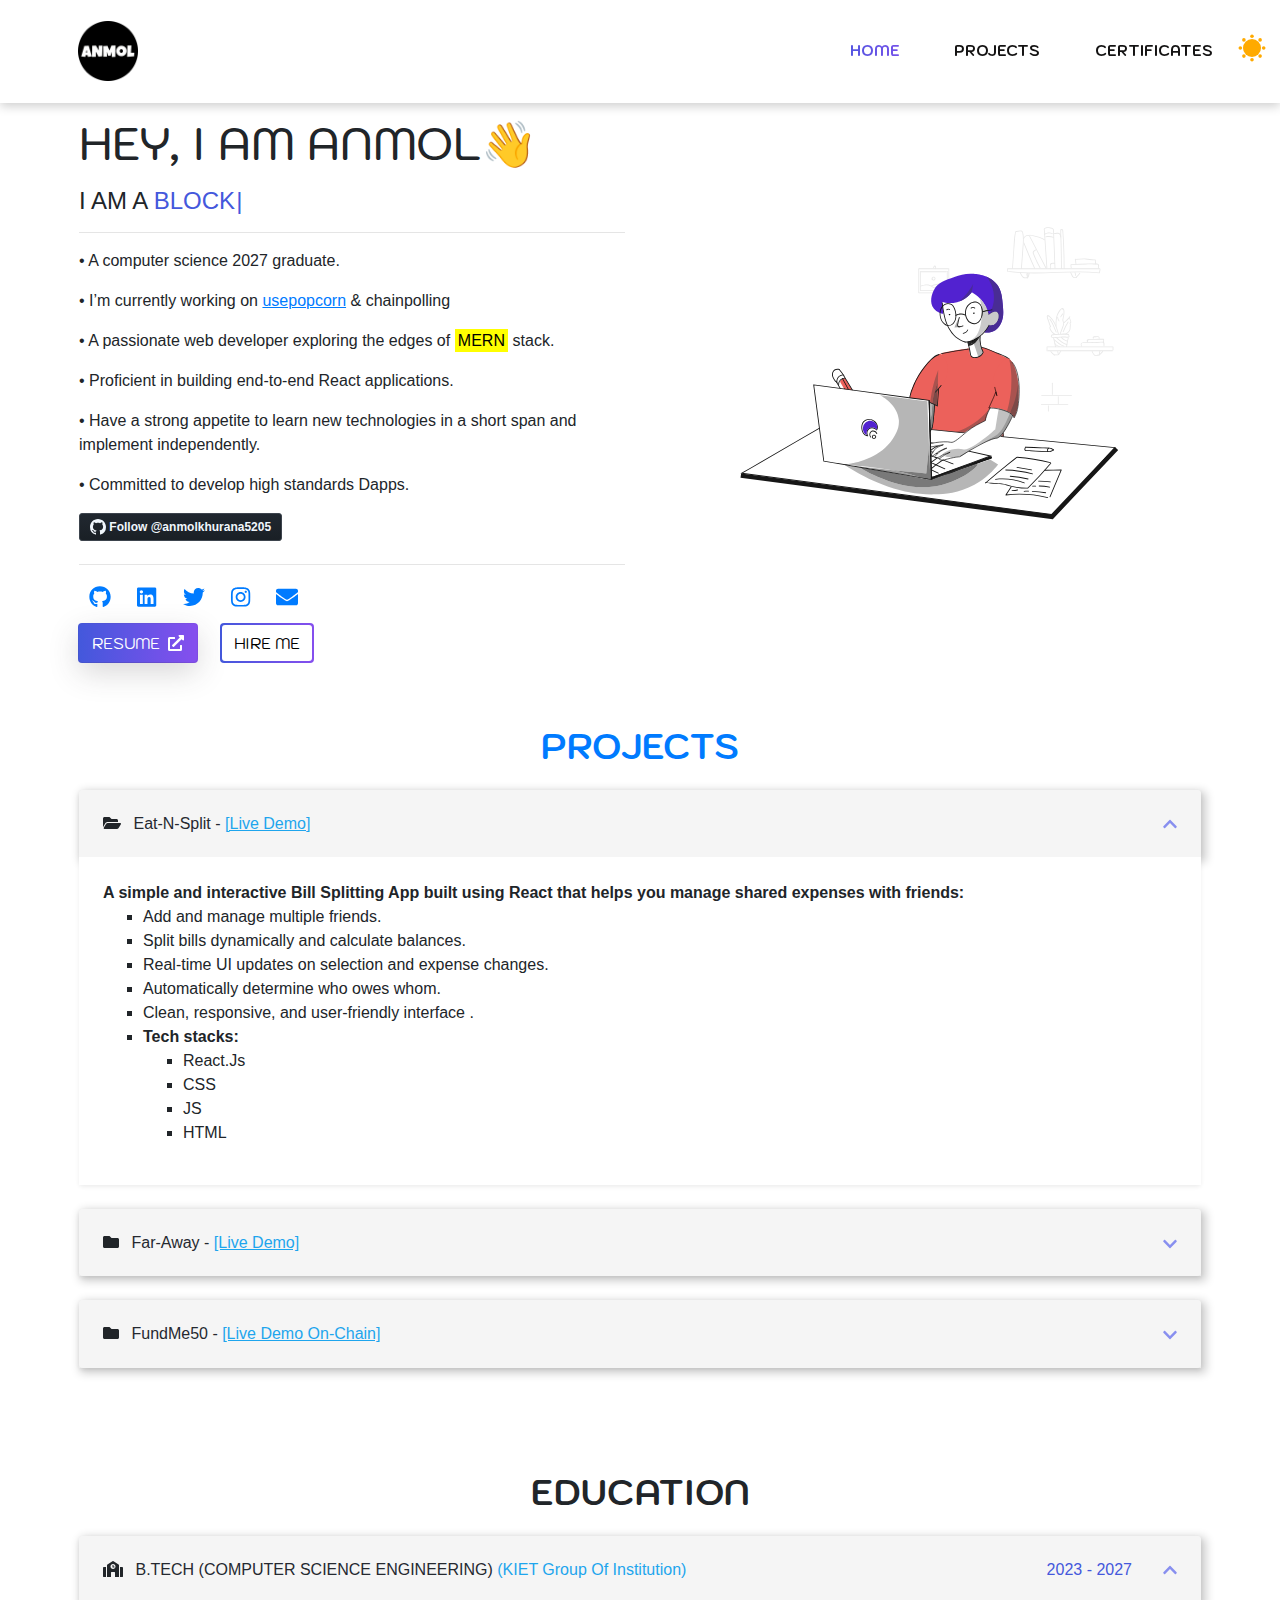
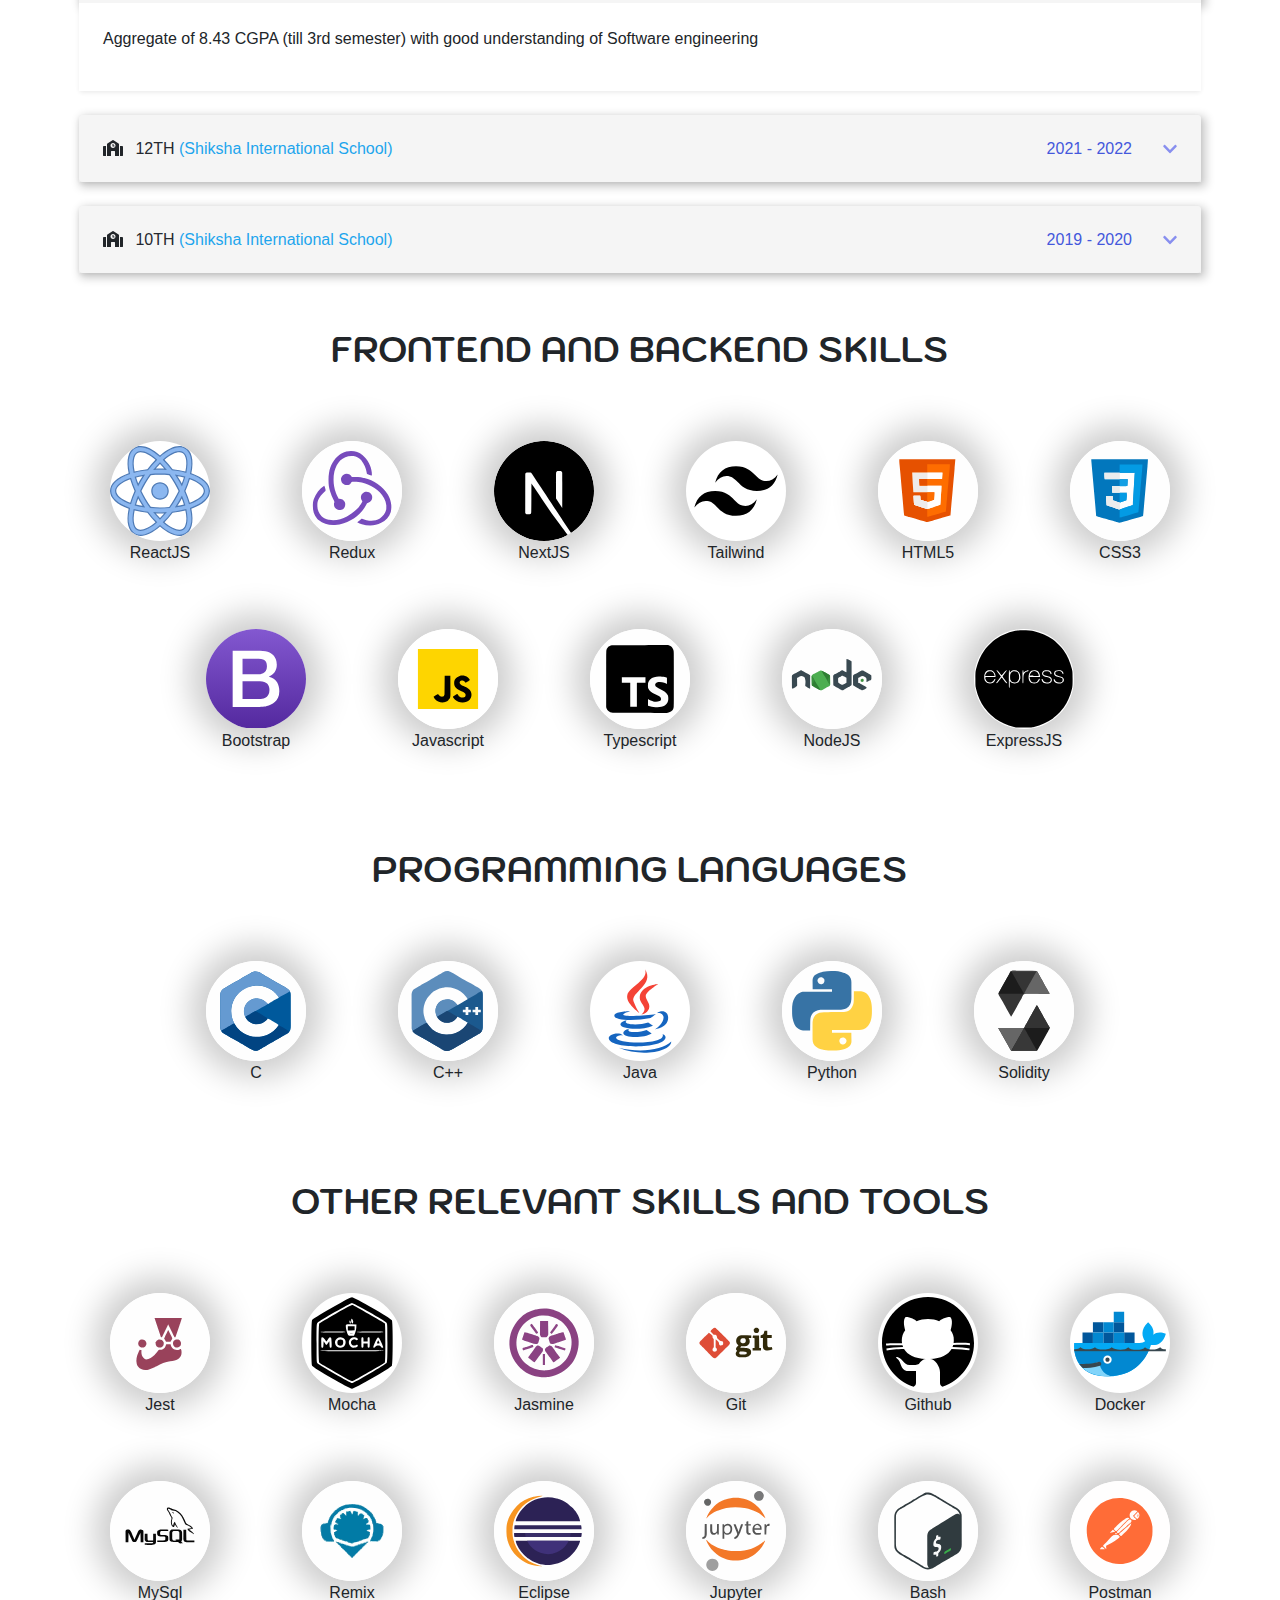
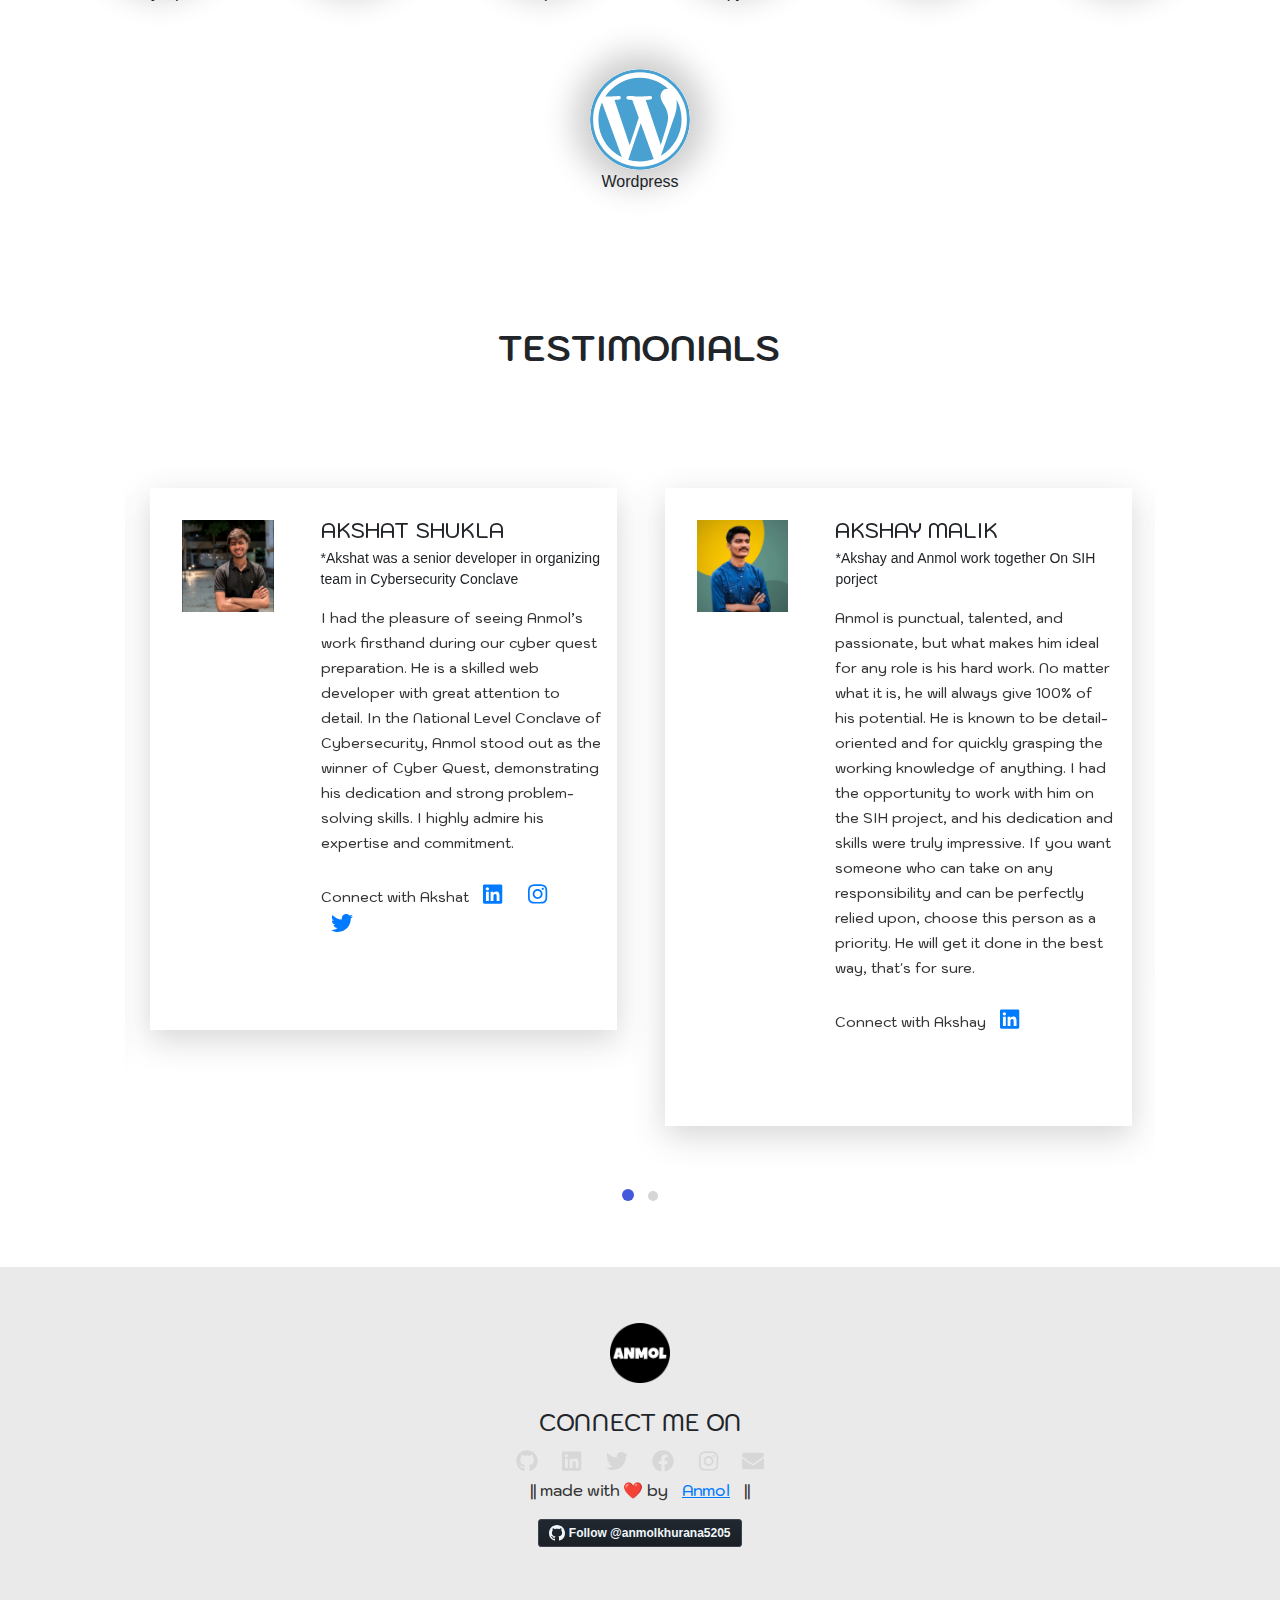
<file: index.html>
<!DOCTYPE html>
<html lang="en">
  <head>
    <meta charset="UTF-8" />
    <meta name="viewport" content="width=device-width, initial-scale=1.0" />
    <meta http-equiv="X-UA-Compatible" content="ie=edge" />

    <meta name="title" content="Anmol Khurana | Software Engineer" />
    <meta
      name="description"
      content="a portfolio to showcase my project, education, skill-set, projects, certificates, achievements and recommendations."
    />
    <meta
      name="keywords"
      content="software engineer anmol khurana, Anmol Khurana, Anmol khurana, javascript developer, Anmol developer, Anmol Javascript developer, MERN stack developer, Anmol MERN stack developer, full stack developer, Anmol full stack developer, Anmol, anmol khurana, anmolkh"
    />
    <meta name="robots" content="index, follow" />
    <meta http-equiv="Content-Type" content="text/html; charset=utf-8" />
    <meta name="language" content="English" />
    <meta name="revisit-after" content="1 days" />
    <meta name="author" content="Anmol Khurana" />

    <meta property="og:type" content="website" />
    <meta property="og:url" content="https://anmolkhurana5205.github.io" />
    <meta
      property="og:description"
      content="a webpage to showcase my project, education, skill-set, projects, certificates, achievements and recommendations."
    />
    <link rel="shortcut icon" href="/img/logo/favicon.png" type="image/png" />
    <link rel="icon" href="/img/logo/favicon.png" type="image/png" />
    <link
      rel="apple-touch-icon"
      sizes="180x180"
      href="/img/logo/apple-touch-icon.png"
    />
    <meta name="theme-color" content="#fff" />
    <link rel="canonical" href="https://anmolkhurana5205.github.io" />

    <title>Anmol Khurana | Software Engineer</title>

    <link rel="stylesheet" href="./css/variables.css" />
    <link rel="stylesheet" href="./css/global.css" />
    <link
      href="https://fonts.googleapis.com/css2?family=Kodchasan&display=swap"
      rel="stylesheet"
    />
    <link rel="manifest" href="./manifest.json" />

    <!--  Bootstrap css file  -->
    <link rel="stylesheet" href="./css/bootstrap.min.css" />

    <!--  font awesome icons  -->
    <link rel="stylesheet" href="./css/all.min.css" />

    <!--  Magnific Popup css file  -->
    <link
      rel="stylesheet"
      href="./dependencies/magnific-popup/dist/magnific-popup.css"
    />

    <!--  Owl-carousel css file  -->
    <link
      rel="stylesheet"
      href="./dependencies/owl-carousel/css/owl.carousel.min.css"
    />
    <link
      rel="stylesheet"
      href="./dependencies/owl-carousel/css/owl.theme.default.min.css"
    />

    <!--  custom css file  -->
    <link rel="stylesheet" href="./css/style.css" />

    <!--  Responsive css file  -->
    <link rel="stylesheet" href="./css/responsive.css" />
  </head>

  <body id="body">
    <!--  ======================= Start Header Area ============================== -->
    <header class="header_area">
      <div class="main-menu">
        <nav
          class="navbar navbar-expand-md navbar-light fixed-top"
          id="top-nav-fixed"
        >
          <a class="navbar-brand" href="#" style="margin-left: 5%">
            <img
              src="./img/logo/android-chrome-512x512.png"
              width="60px"
              alt="logo"
            />
          </a>
          <input
            class="toggle mobile-show"
            type="checkbox"
            checked
            onclick="toggleTheme()"
          />

          <button
            class="navbar-toggler"
            type="button"
            data-toggle="collapse"
            data-target="#navbarNav"
            aria-controls="navbarNav"
            aria-expanded="false"
            aria-label="Toggle navigation"
          >
            <span><i class="fas fa-stream"></i></span>
          </button>
          <div class="collapse navbar-collapse" id="navbarNav">
            <div class="mr-auto"></div>
            <ul class="navbar-nav">
              <li class="nav-item active">
                <a class="nav-link" href="#">Home</a>
              </li>
              <li class="nav-item">
                <a
                  class="nav-link"
                  rel="noreferrer"
                  href="https://github.com/anmolkhurana5205#-featured-projects"
                  target="_blank"
                  >Projects</a
                >
              </li>
              <li class="nav-item">
                <a class="nav-link" href="certificates.html">Certificates</a>
              </li>
              <li class="nav-item">
                <input
                  class="toggle desktop-show"
                  type="checkbox"
                  checked
                  onclick="toggleTheme()"
                />
              </li>
            </ul>
          </div>
        </nav>
      </div>
    </header>
    <!--  ======================= End Header Area ============================== -->

    <!--  ======================= Start Main Area ================================ -->
    <main class="site-main">
      <!--  ======================= Start Banner Area =======================  -->
      <section class="site-banner">
        <div class="container">
          <div class="row">
            <div class="col-lg-6 col-md-12 site-title">
              <h3 class="title-text text-uppercase">Hey, I am Anmol👋</h3>
              <h4 class="text-uppercase">
                I am a <span id="subheading"></span>
              </h4>
              <hr />
              <p>• A computer science 2027 graduate.</p>
              <p>
                • I’m currently working on
                <a
                  href="https://github.com/anmolkhurana5205/usepopcorn"
                  rel="noreferrer"
                  target="_blank"
                  >usepopcorn</a
                >
                &
                <span>chainpolling</span>
              </p>
              <p>
                • A passionate web developer exploring the edges of
                <mark>MERN</mark> stack.
              </p>
              <p>• Proficient in building end-to-end React applications.</p>
              <p>
                • Have a strong appetite to learn new technologies in a short
                span and implement independently.
              </p>
              <p>• Committed to develop high standards Dapps.</p>
              <p>
                <a
                  class="github-button"
                  href="https://github.com/anmolkhurana5205"
                  data-color-scheme="no-preference: light; light: dark; dark: light;"
                  data-size="large"
                  data-show-count="true"
                  aria-label="Follow @anmolkhurana5205 on GitHub"
                  >Follow @anmolkhurana5205</a
                >
              </p>
              <hr />
              <div class="social">
                <a
                  target="_blank"
                  rel="noreferrer"
                  href="https://github.com/anmolkhurana5205"
                  class="social-link"
                  ><i class="fab fa-github"></i
                ></a>
                <a
                  target="_blank"
                  rel="noreferrer"
                  href="https://www.linkedin.com/in/anmolkhurana5205"
                  class="social-link"
                  ><i class="fab fa-linkedin"></i
                ></a>
                <a
                  target="_blank"
                  rel="noreferrer"
                  href="https://x.com/anmolkhuranaa"
                  class="social-link"
                  ><i class="fab fa-twitter"></i
                ></a>
                <a
                  target="_blank"
                  rel="noreferrer"
                  href="https://www.instagram.com/anmol.khurana.5205"
                  class="social-link"
                  ><i class="fab fa-instagram"></i
                ></a>
                <a href="mailto:anmolkhurana05@gmail.com" class="social-link"
                  ><i class="fas fa-envelope"></i
                ></a>
              </div>
              <div class="site-buttons">
                <div class="d-flex flex-row flex-wrap">
                  <button
                    type="button"
                    class="btn button primary-button mr-4 text-uppercase first-btn"
                  >
                    <a
                      href="./assets/Anmol Khurana's resume-v2.pdf"
                      target="_blank"
                      >RESUME &nbsp;<i
                        class="fas fa-external-link-alt"
                        aria-hidden="true"
                      ></i
                    ></a>
                  </button>
                  <button
                    type="button"
                    class="btn button secondary-button text-uppercase second-btn"
                  >
                    <a href="tel:+91-7457016951">Hire Me</a>
                  </button>
                </div>
              </div>
            </div>
            <div class="col-lg-6 col-md-12 banner-image">
              <lottie-player
                src="./img/banner/Blogging.json"
                background="transparent"
                speed="1"
                loop
                autoplay
              >
              </lottie-player>
            </div>
          </div>
        </div>
      </section>
      <!--  ======================= End Banner Area =======================  -->

      <!--  ========================= Start Experience Area ==========================  -->
      <!-- <section class="faq-section py-5" id="experience">
        <div class="container single-col-max">
          <div class="row text-center">
            <div class="col-12">
              <div class="about-title">
                <h3 class="text-uppercase title-text" style="font-size: 35px">
                  Experience
                </h3>
              </div>
            </div>
          </div>
          <div id="exp-accordion" class="faq-accordion mx-auto">
            <div class="card border-0 mb-4 shadow-sm">
              <div class="card-header border-0 p-4 theme-bg-light">
                <h4 class="card-title mb-0 exp">
                  <i class="fas fa-building mr-2"></i>
                  <a
                    data-parent="#exp-accordion"
                    data-toggle="collapse"
                    class="card-toggle collapsed"
                    href="#experience1"
                    aria-expanded="false"
                  >
                    <i class="fas fa-chevron-up"></i>
                    ### (<i>###</i>)
                  </a>
                  <span>###</span>
                </h4>
              </div>

              <div class="card-collapse collapse show" id="experience1">
                <div class="card-body p-4 bg-white">
                  <b>###</b>
                  <ul>
                    <li>
                      ###<b>###</b>
                    </li>
                    <li>
                      ###
                    </li>
                    <li>
                      <b>###
                    </li>
                  </ul>
                </div>
              </div>
            </div>
            <div class="card border-0 mb-4 shadow-sm">
              <div class="card-header border-0 p-4 theme-bg-light">
                <h4 class="card-title mb-0 exp">
                  <i class="fas fa-building mr-2"></i>
                  <a
                    data-parent="#exp-accordion"
                    data-toggle="collapse"
                    class="card-toggle collapsed"
                    href="#experience2"
                    aria-expanded="false"
                  >
                    <i class="fas fa-chevron-down"></i>
                    ###(<i>###</i>)
                  </a>
                  <span>###</span>
                </h4>
              </div>

              <div class="card-collapse collapse" id="experience2">
                <div class="card-body p-4 bg-white">
                  <b>###</b>
                  <ul>
                    <li>
                      ###
                    </li>
                    <li>
                      ###
                    </li>
                    <li>
                      ###
                    </li>
                    <li>
                      ###
                    </li>
                    <li>
                      ###
                    </li>
                    <li>
                      <b>###</b>###
                    </li>
                  </ul>
                </div>
              </div>
            </div>
            <div class="card border-0 mb-4 shadow-sm">
              <div class="card-header border-0 p-4 theme-bg-light">
                <h4 class="card-title mb-0 exp">
                  <i class="fas fa-building mr-2"></i>
                  <a
                    data-parent="#exp-accordion"
                    data-toggle="collapse"
                    class="card-toggle collapsed"
                    href="#experience3"
                    aria-expanded="false"
                  >
                    <i class="fas fa-chevron-down"></i>
                    ###(<i>###</i>)
                  </a>
                  <span>###</span>
                </h4>
              </div>

              <div class="card-collapse collapse" id="experience3">
                <div class="card-body p-4 bg-white">
                  <b>###</b>
                  <ul>
                    <li>
                      ###
                      <b>###</b>.
                    </li>
                    <li>
                      ###
                    </li>
                    <li>
                      ###
                    </li>
                  </ul>
                </div>
              </div>
            </div>
            <div class="card border-0 mb-4 shadow-sm">
              <div class="card-header border-0 p-4 theme-bg-light">
                <h4 class="card-title mb-0 exp">
                  <i class="fas fa-building mr-2"></i>
                  <a
                    data-parent="#exp-accordion"
                    data-toggle="collapse"
                    class="card-toggle collapsed"
                    href="#experience4"
                    aria-expanded="false"
                  >
                    <i class="fas fa-chevron-down"></i>
                    ###(<i>###</i>)
                  </a>
                  <span>###</span>
                </h4>
              </div>

              <div class="card-collapse collapse" id="experience4">
                <div class="card-body p-4 bg-white">
                  <b>###</b>
                  <ul>
                    <li>
                      ###
                    </li>
                    <li>
                      ###
                    </li>
                    <li><b>###</b>###</li>
                  </ul>
                </div>
              </div>
            </div>
          </div>
        </div>
      </section> -->
      <!--  ========================= End Experience Area ==========================  -->

      <!--  ========================= Start Project Area ==========================  -->
      <section class="faq-section py-5" id="project">
        <div class="container single-col-max">
          <div class="row text-center">
            <div class="col-12">
              <div class="about-title">
                <h3 class="text-uppercase title-text" style="font-size: 35px">
                  <a
                    href="https://github.com/anmolkhurana5205#-featured-projects"
                    target="_blank"
                    >Projects</a
                  >
                </h3>
              </div>
            </div>
          </div>
          <div id="exp-accordion" class="faq-accordion mx-auto">
            <div class="card border-0 mb-4 shadow-sm">
              <div class="card-header border-0 p-4 theme-bg-light">
                <h4 class="card-title mb-0 exp">
                  <i class="fas fa-folder-open mr-2"></i>
                  <a
                    data-parent="#exp-accordion"
                    data-toggle="collapse"
                    class="card-toggle collapsed"
                    href="#project1"
                    aria-expanded="true"
                  >
                    <i class="fas fa-chevron-up"></i>
                    Eat-N-Split -
                    <a
                      href="https://anmolkhurana5205.github.io/eat-n-split-v1/"
                      target="_blank"
                      style="color: rgb(30, 165, 237)"
                      ><u>[Live Demo]</u></a
                    >
                  </a>
                </h4>
              </div>
              <div class="card-collapse collapse show" id="project1">
                <div class="card-body p-4 bg-white">
                  <b
                    >A simple and interactive Bill Splitting App built using
                    React that helps you manage shared expenses with friends:</b
                  >
                  <ul>
                    <li>Add and manage multiple friends.</li>
                    <li>Split bills dynamically and calculate balances.</li>
                    <li>
                      Real-time UI updates on selection and expense changes.
                    </li>
                    <li>Automatically determine who owes whom.</li>
                    <li>Clean, responsive, and user-friendly interface .</li>
                    <li>
                      <b>Tech stacks:</b>
                      <ul>
                        <li>React.Js</li>
                        <li>CSS</li>
                        <li>JS</li>
                        <li>HTML</li>
                      </ul>
                    </li>
                  </ul>
                </div>
              </div>
            </div>

            <div class="card border-0 mb-4 shadow-sm">
              <div class="card-header border-0 p-4 theme-bg-light">
                <h4 class="card-title mb-0 exp">
                  <i class="fas fa-folder mr-2"></i>
                  <a
                    data-parent="#exp-accordion"
                    data-toggle="collapse"
                    class="card-toggle collapsed"
                    href="#project2"
                    aria-expanded="false"
                  >
                    <i class="fas fa-chevron-down"></i>
                    Far-Away -
                    <a
                      href="https://anmolkhurana5205.github.io/far-away-v1/"
                      target="_blank"
                      style="color: rgb(30, 165, 237)"
                      ><u>[Live Demo]</u></a
                    >
                  </a>
                </h4>
              </div>
              <div class="card-collapse collapse" id="project2">
                <div class="card-body p-4 bg-white">
                  <b
                    >A React-based travel packing list app to track items you
                    need for your trips:</b
                  >
                  <ul>
                    <li>Add and manage various items.</li>
                    <li>
                      Sort items on the basis of item name, quantity, input
                      order and packed status.
                    </li>
                    <li>Clear all items in one click.</li>
                    <li>
                      Stats shows total items, packed items and percentage of
                      packed items in the list.
                    </li>
                    <li>Retro style user-friendly interface.</li>
                    <li>
                      <b>Tech stacks:</b>
                      <ul>
                        <li>React.Js</li>
                        <li>CSS</li>
                        <li>JS</li>
                        <li>HTML</li>
                      </ul>
                    </li>
                  </ul>
                </div>
              </div>
            </div>

            <div class="card border-0 mb-4 shadow-sm">
              <div class="card-header border-0 p-4 theme-bg-light">
                <h4 class="card-title mb-0 exp">
                  <i class="fas fa-folder mr-2"></i>
                  <a
                    data-parent="#exp-accordion"
                    data-toggle="collapse"
                    class="card-toggle collapsed"
                    href="#project3"
                    aria-expanded="false"
                  >
                    <i class="fas fa-chevron-down"></i>
                    FundMe50 -
                    <a
                      href="https://sepolia.etherscan.io/address/0x027c7a6b6e8793c239df22ee69cd7dca950e95ea#writeContract"
                      target="_blank"
                      style="color: rgb(30, 165, 237)"
                      ><u>[Live Demo On-Chain]</u></a
                    >
                  </a>
                </h4>
              </div>
              <div class="card-collapse collapse" id="project3">
                <div class="card-body p-4 bg-white">
                  <b
                    >A crowdfunding smart contract in Solidity where users can
                    fund only above $50 and the owner can withdraw
                    funds(Deployed on Sapolia testnet):</b
                  >
                  <ul>
                    <li>
                      Minimum contribution: $50 (using Chainlink price feeds).
                    </li>
                    <li>
                      Keeps track of funders and the amount they contributed.
                    </li>
                    <li>Only owner can withdraw funds.</li>
                    <li>Network: Sepolia Testnet</li>
                    <li>
                      Deployed Address:
                      0x027c7a6b6e8793c239df22ee69cd7dca950e95ea.
                    </li>
                    <li>
                      <b>Tech stacks and Tools:</b>
                      <ul>
                        <li>Solidity</li>
                        <li>Remix IDE</li>
                        <li>Metamask</li>
                      </ul>
                    </li>
                  </ul>
                </div>
              </div>
            </div>
          </div>
        </div>
      </section>
      <!--  ========================= End Project Area ==========================  -->

      <!--  ========================= Start Education Area ==========================  -->
      <section class="faq-section py-5" id="education">
        <div class="container single-col-max">
          <div class="row text-center">
            <div class="col-12">
              <div class="about-title">
                <h3 class="text-uppercase title-text" style="font-size: 35px">
                  Education
                </h3>
              </div>
            </div>
          </div>
          <div id="faq-accordion" class="faq-accordion mx-auto">
            <div class="card border-0 mb-4 shadow-sm">
              <div class="card-header border-0 p-4 theme-bg-light">
                <h4 class="card-title mb-0 exp">
                  <i class="fas fa-school mr-2"></i>
                  <a
                    data-parent="#faq-accordion"
                    data-toggle="collapse"
                    class="card-toggle collapsed"
                    href="#education1"
                    aria-expanded="true"
                  >
                    <i class="fas fa-chevron-up"></i>
                    B.TECH (COMPUTER SCIENCE ENGINEERING)
                    <a
                      href="https://www.kiet.edu/"
                      target="_blank"
                      style="color: rgb(30, 165, 237)"
                      >(KIET Group Of Institution)</a
                    >
                  </a>
                  <span>2023 - 2027</span>
                </h4>
              </div>

              <div class="card-collapse collapse show" id="education1">
                <div class="card-body p-4 bg-white">
                  <p>
                    Aggregate of 8.43 CGPA (till 3rd semester) with good
                    understanding of Software engineering
                  </p>
                </div>
              </div>
            </div>
            <div class="card border-0 mb-4 shadow-sm">
              <div class="card-header border-0 p-4 theme-bg-light">
                <h4 class="card-title mb-0 exp">
                  <i class="fas fa-school mr-2"></i>
                  <a
                    data-parent="#faq-accordion"
                    data-toggle="collapse"
                    class="card-toggle collapsed"
                    href="#education2"
                    aria-expanded="false"
                  >
                    <i class="fas fa-chevron-down"></i>
                    12TH
                    <a
                      href="http://www.shikshaint.org/"
                      target="_blank"
                      style="color: rgb(30, 165, 237)"
                      >(Shiksha International School)</a
                    >
                  </a>
                  <span>2021 - 2022</span>
                </h4>
              </div>

              <div class="card-collapse collapse" id="education2">
                <div class="card-body p-4 bg-white">
                  <p>Aggregate of 89%, Subject: Maths, Physics, Chemistry</p>
                </div>
              </div>
            </div>
            <div class="card border-0 mb-4 shadow-sm">
              <div class="card-header border-0 p-4 theme-bg-light">
                <h4 class="card-title mb-0 exp">
                  <i class="fas fa-school mr-2"></i>
                  <a
                    data-parent="#faq-accordion"
                    data-toggle="collapse"
                    class="card-toggle collapsed"
                    href="#education3"
                    aria-expanded="false"
                  >
                    <i class="fas fa-chevron-down"></i>
                    10TH
                    <a
                      href="http://www.shikshaint.org/"
                      target="_blank"
                      style="color: rgb(30, 165, 237)"
                      >(Shiksha International School)</a
                    >
                  </a>
                  <span>2019 - 2020</span>
                </h4>
              </div>

              <div class="card-collapse collapse" id="education3">
                <div class="card-body p-4 bg-white">
                  <p>Aggregate of 93%</p>
                </div>
              </div>
            </div>
          </div>
        </div>
      </section>
      <!--  ========================= End Education Area ==========================  -->

      <!--  ========================Start Frontend and Backend Skill Area ==============================  -->
      <section id="skills">
        <div class="container">
          <div class="col-lg-12 text-center services-title">
            <h3 class="text-uppercase title-text" style="font-size: 35px">
              Frontend and Backend Skills
            </h3>
          </div>
          <div class="integration-list row justify-content-center py-5">
            <div
              class="item col-4 col-md-3 col-lg-2 mb-3 mb-lg-5 bottom-line-lg"
            >
              <img
                class="shadow rounded-circle"
                src="./img/skills/react.svg"
                alt="reactJs"
              />
              <p class="skill-label">ReactJS</p>
            </div>
            <div
              class="item col-4 col-md-3 col-lg-2 mb-3 mb-lg-5 bottom-line-lg"
            >
              <img
                class="shadow rounded-circle"
                src="./img/skills/redux.svg"
                alt="redux"
              />
              <p class="skill-label">Redux</p>
            </div>
            <div
              class="item col-4 col-md-3 col-lg-2 mb-3 mb-lg-5 bottom-line-lg"
            >
              <img
                class="shadow rounded-circle"
                src="./img/skills/nextjs.svg"
                alt="nextjs"
              />
              <p class="skill-label">NextJS</p>
            </div>
            <div class="item col-4 col-md-3 col-lg-2 mb-3 mb-lg-5">
              <img
                class="shadow rounded-circle"
                src="./img/skills/tailwind-css.svg"
                alt="tailwind-css"
              />
              <p class="skill-label">Tailwind</p>
            </div>
            <div class="item col-4 col-md-3 col-lg-2 mb-3 mb-lg-5">
              <img
                class="shadow rounded-circle"
                src="./img/skills/html.svg"
                alt="html"
              />
              <p class="skill-label">HTML5</p>
            </div>
            <div class="item col-4 col-md-3 col-lg-2 mb-3 mb-lg-5 top-line-lg">
              <img
                class="shadow rounded-circle"
                src="./img/skills/css.svg"
                alt="css"
              />
              <p class="skill-label">CSS3</p>
            </div>
            <div class="item col-4 col-md-3 col-lg-2 mb-3 mb-lg-5">
              <img
                class="shadow rounded-circle"
                src="./img/skills/bootstrap.svg"
                alt="bootstrap"
              />
              <p class="skill-label">Bootstrap</p>
            </div>
            <div class="item col-4 col-md-3 col-lg-2 mb-3 mb-lg-5 top-line-lg">
              <img
                class="shadow rounded-circle"
                src="./img/skills/javascript.svg"
                alt="javascript"
              />
              <p class="skill-label">Javascript</p>
            </div>
            <div class="item col-4 col-md-3 col-lg-2 mb-3 mb-lg-5 top-line-lg">
              <img
                class="shadow rounded-circle"
                src="./img/skills/typescript.svg"
                alt="typescript"
              />
              <p class="skill-label">Typescript</p>
            </div>
            <div class="item col-4 col-md-3 col-lg-2 mb-3 mb-lg-5 top-line-lg">
              <img
                class="shadow rounded-circle"
                src="./img/skills/nodejs.svg"
                alt="nodejs"
              />
              <p class="skill-label">NodeJS</p>
            </div>
            <div
              class="item col-4 col-md-3 col-lg-2 mb-3 mb-lg-5 bottom-line-lg"
            >
              <img
                class="shadow rounded-circle"
                src="./img/skills/expressjs.svg"
                alt="expressjs"
              />
              <p class="skill-label">ExpressJS</p>
            </div>
          </div>
        </div>
      </section>
      <!--  ======================== End Frontend and Backend Skill Area ==============================  -->

      <!--  ========================Start Programming Language Area ==============================  -->
      <section id="skills">
        <div class="container">
          <div class="col-lg-12 text-center services-title">
            <h3 class="text-uppercase title-text" style="font-size: 35px">
              Programming Languages
            </h3>
          </div>
          <div class="integration-list row justify-content-center py-5">
            <div class="item col-4 col-md-3 col-lg-2 mb-3 mb-lg-5 top-line-lg">
              <img
                class="shadow rounded-circle"
                src="./img/skills/c.svg"
                alt="c"
              />
              <p class="skill-label">C</p>
            </div>
            <div class="item col-4 col-md-3 col-lg-2 mb-3 mb-lg-5 top-line-lg">
              <img
                class="shadow rounded-circle"
                src="./img/skills/c++.svg"
                alt="c++"
              />
              <p class="skill-label">C++</p>
            </div>

            <div class="item col-4 col-md-3 col-lg-2 mb-3 mb-lg-5 top-line-lg">
              <img
                class="shadow rounded-circle"
                src="./img/skills/java.svg"
                alt="java"
              />
              <p class="skill-label">Java</p>
            </div>
            <div class="item col-4 col-md-3 col-lg-2 mb-3 mb-lg-5 top-line-lg">
              <img
                class="shadow rounded-circle"
                src="./img/skills/python.svg"
                alt="python"
              />
              <p class="skill-label">Python</p>
            </div>
            <div class="item col-4 col-md-3 col-lg-2 mb-3 mb-lg-5 top-line-lg">
              <img
                class="shadow rounded-circle"
                src="./img/skills/solidity.svg"
                alt="solidity"
              />
              <p class="skill-label">Solidity</p>
            </div>
          </div>
        </div>
      </section>
      <!--  ======================== End Programming Language Area ==============================  -->

      <!--  ========================Start other relevant skills and tools Area ==============================  -->
      <section id="skills">
        <div class="container">
          <div class="col-lg-12 text-center services-title">
            <h3 class="text-uppercase title-text" style="font-size: 35px">
              Other Relevant Skills and Tools
            </h3>
          </div>
          <div class="integration-list row justify-content-center py-5">
            <div class="item col-4 col-md-3 col-lg-2 mb-3 mb-lg-5 top-line-lg">
              <img
                class="shadow rounded-circle"
                src="./img/skills/jest.svg"
                alt="jest"
              />
              <p class="skill-label">Jest</p>
            </div>
            <div class="item col-4 col-md-3 col-lg-2 mb-3 mb-lg-5 top-line-lg">
              <img
                class="shadow rounded-circle"
                src="./img/skills/mocha.svg"
                alt="mocha"
              />
              <p class="skill-label">Mocha</p>
            </div>
            <div class="item col-4 col-md-3 col-lg-2 mb-3 mb-lg-5 top-line-lg">
              <img
                class="shadow rounded-circle"
                src="./img/skills/jasmine.svg"
                alt="jasmine"
              />
              <p class="skill-label">Jasmine</p>
            </div>
            <div class="item col-4 col-md-3 col-lg-2 mb-3 mb-lg-5">
              <img
                class="shadow rounded-circle"
                src="./img/skills/git.svg"
                alt="git"
              />
              <p class="skill-label">Git</p>
            </div>
            <div class="item col-4 col-md-3 col-lg-2 mb-3 mb-lg-5">
              <img
                class="shadow rounded-circle"
                src="./img/skills/github.svg"
                alt="github"
              />
              <p class="skill-label">Github</p>
            </div>
            <div class="item col-4 col-md-3 col-lg-2 mb-3 mb-lg-5">
              <img
                class="shadow rounded-circle"
                src="./img/skills/docker.svg"
                alt="docker"
              />
              <p class="skill-label">Docker</p>
            </div>
            <div class="item col-4 col-md-3 col-lg-2 mb-3 mb-lg-5">
              <img
                class="shadow rounded-circle"
                src="./img/skills//mysql.svg"
                alt="mysql"
              />
              <p class="skill-label">MySql</p>
            </div>
            <div class="item col-4 col-md-3 col-lg-2 mb-3 mb-lg-5">
              <img
                class="shadow rounded-circle"
                src="./img/skills/remix.svg"
                alt="remix"
              />
              <p class="skill-label">Remix</p>
            </div>
            <div class="item col-4 col-md-3 col-lg-2 mb-3 mb-lg-5">
              <img
                class="shadow rounded-circle"
                src="./img/skills/eclipse.svg"
                alt="eclipse"
              />
              <p class="skill-label">Eclipse</p>
            </div>
            <div class="item col-4 col-md-3 col-lg-2 mb-3 mb-lg-5">
              <img
                class="shadow rounded-circle"
                src="./img/skills/jupyter.svg"
                alt="jupyter"
              />
              <p class="skill-label">Jupyter</p>
            </div>
            <div class="item col-4 col-md-3 col-lg-2 mb-3 mb-lg-5">
              <img
                class="shadow rounded-circle"
                src="./img/skills/bash.svg"
                alt="bash"
              />
              <p class="skill-label">Bash</p>
            </div>
            <div class="item col-4 col-md-3 col-lg-2 mb-3 mb-lg-5">
              <img
                class="shadow rounded-circle"
                src="./img/skills/postman.svg"
                alt="postman"
              />
              <p class="skill-label">Postman</p>
            </div>
            <div class="item col-4 col-md-3 col-lg-2 mb-3 mb-lg-5">
              <img
                class="shadow rounded-circle"
                src="./img/skills/wordpress.svg"
                alt="wordpress"
              />
              <p class="skill-label">Wordpress</p>
            </div>
          </div>
        </div>
      </section>
      <!--  ======================== End Unit Testing and other relevant skills Area ==============================  -->

      <!--  ======================== Start LinkedIn Recommendations ==============================  -->
      <section class="about-area" id="recommendations">
        <div class="container">
          <div class="row text-center">
            <div class="col-12">
              <div class="about-title">
                <h3 class="text-uppercase title-text" style="font-size: 35px">
                  Testimonials
                </h3>
              </div>
            </div>
          </div>
        </div>

        <div class="container carousel py-lg-5">
          <div class="owl-carousel owl-theme">
            <div class="client row">
              <div class="col-lg-4 col-md-12 client-img">
                <a
                  href="https://www.linkedin.com/in/as-akshat-shukla/"
                  target="_blank"
                >
                  <img
                    src="./img/testimonials/akshat-shukla.png"
                    alt="akshat-shukla"
                    class="img-fluid"
                    style="transition: transform 0.3s ease; cursor: pointer"
                    onmouseover="this.style.transform = 'scale(1.2)'"
                    onmouseout="this.style.transform = 'scale(1)'"
                  />
                </a>
              </div>
              <div class="col-lg-8 col-md-12 about-client">
                <h4 class="text-uppercase">Akshat Shukla</h4>
                <p>
                  *Akshat was a senior developer in organizing team in
                  Cybersecurity Conclave
                </p>
                <p class="para">
                  I had the pleasure of seeing Anmol’s work firsthand during our
                  cyber quest preparation. He is a skilled web developer with
                  great attention to detail. In the National Level Conclave of
                  Cybersecurity, Anmol stood out as the winner of Cyber Quest,
                  demonstrating his dedication and strong problem-solving
                  skills. I highly admire his expertise and commitment.
                  <br /><br />
                  Connect with Akshat
                  <span class="social">
                    <a
                      target="_blank"
                      rel="noreferrer"
                      href="https://www.linkedin.com/in/as-akshat-shukla/"
                      class="social-link"
                      ><i class="fab fa-linkedin"></i
                    ></a>
                    <a
                      target="_blank"
                      rel="noreferrer"
                      href="https://www.instagram.com/nemesisas14/"
                      class="social-link"
                      ><i class="fab fa-instagram"></i
                    ></a>
                    <a
                      target="_blank"
                      rel="noreferrer"
                      href="https://x.com/NemesisAS14"
                      class="social-link"
                      ><i class="fab fa-twitter"></i
                    ></a>
                  </span>
                  <br /><br /><br /><br />
                </p>
              </div>
            </div>
            <div class="client row">
              <div class="col-lg-4 col-md-12 client-img">
                <a
                  href="https://www.linkedin.com/in/akshay-malik-b4806b282/"
                  target="_blank"
                >
                  <img
                    src="./img/testimonials/akshay-malik.jpg"
                    alt="akshay malik"
                    class="img-fluid"
                    style="transition: transform 0.3s ease; cursor: pointer"
                    onmouseover="this.style.transform = 'scale(1.2)'"
                    onmouseout="this.style.transform = 'scale(1)'"
                  />
                </a>
              </div>
              <div class="col-lg-8 col-md-12 about-client">
                <h4 class="text-uppercase">Akshay Malik</h4>
                <p>*Akshay and Anmol work together On SIH porject</p>
                <p class="para">
                  Anmol is punctual, talented, and passionate, but what makes
                  him ideal for any role is his hard work. No matter what it is,
                  he will always give 100% of his potential. He is known to be
                  detail-oriented and for quickly grasping the working knowledge
                  of anything. I had the opportunity to work with him on the SIH
                  project, and his dedication and skills were truly impressive.
                  If you want someone who can take on any responsibility and can
                  be perfectly relied upon, choose this person as a priority. He
                  will get it done in the best way, that's for sure.
                  <br /><br />
                  Connect with Akshay
                  <span class="social">
                    <a
                      target="_blank"
                      rel="noreferrer"
                      href="https://www.linkedin.com/in/akshay-malik-b4806b282/"
                      class="social-link"
                      ><i class="fab fa-linkedin"></i
                    ></a>
                  </span>
                  <br /><br /><br /><br />
                </p>
              </div>
            </div>
            <div class="client row">
              <div class="col-lg-4 col-md-12 client-img">
                <a
                  href="https://www.linkedin.com/in/anand-kumar-aks/"
                  target="_blank"
                >
                  <img
                    src="./img/testimonials/anand-kumar.jpg"
                    alt="anand-kumar"
                    class="img-fluid"
                    style="transition: transform 0.3s ease; cursor: pointer"
                    onmouseover="this.style.transform = 'scale(1.2)'"
                    onmouseout="this.style.transform = 'scale(1)'"
                  />
                </a>
              </div>
              <div class="col-lg-8 col-md-12 about-client">
                <h4 class="text-uppercase">Anand Kumar</h4>
                <p>
                  *Anand and Anmol are freelancing partners collaborating on
                  various client projects
                </p>
                <p class="para">
                  Anmol is a highly talented web developer who delivers
                  high-quality work on time and pays great attention to detail.
                  Collaborating with him is always smooth and efficient, and I
                  can confidently say that he is someone any client or team can
                  rely on to get the job done exceptionally well.
                  <br /><br />
                  Connect with Anand
                  <span class="social">
                    <a
                      target="_blank"
                      rel="noreferrer"
                      href="https://www.linkedin.com/in/anand-kumar-aks/"
                      class="social-link"
                      ><i class="fab fa-linkedin"></i
                    ></a>
                    <a
                      target="_blank"
                      rel="noreferrer"
                      href="https://www.instagram.com/anandkumar_921/"
                      class="social-link"
                      ><i class="fab fa-instagram"></i
                    ></a>
                    <a
                      target="_blank"
                      rel="noreferrer"
                      href="https://x.com/anandks8013"
                      class="social-link"
                      ><i class="fab fa-twitter"></i
                    ></a>
                  </span>
                  <br /><br /><br /><br />
                </p>
              </div>
            </div>
            <div class="client row">
              <div class="col-lg-4 col-md-12 client-img">
                <a
                  href="https://www.linkedin.com/in/akshay-kumar-dubey-73b874248/"
                  target="_blank"
                >
                  <img
                    src="./img/testimonials/akshay-kumar-dubey.png"
                    alt="akshay-kumar-dubey"
                    class="img-fluid"
                    style="transition: transform 0.3s ease; cursor: pointer"
                    onmouseover="this.style.transform = 'scale(1.2)'"
                    onmouseout="this.style.transform = 'scale(1)'"
                  />
                </a>
              </div>
              <div class="col-lg-8 col-md-12 about-client">
                <h4 class="text-uppercase">Akshay Kumar Dubey</h4>
                <p>*Akshay and Anmol are classmates</p>
                <p class="para">
                  I have worked with Anmol on various small projects and have
                  consistently found him to be hardworking and reliable as a
                  teammate. Over his two years in college, he has shown
                  remarkable growth—not just academically, but also in practical
                  skills. He actively improved his coding and problem-solving
                  abilities by participating in various coding challenges,
                  demonstrating dedication, adaptability, and a strong
                  commitment to continuous learning.
                  <br /><br />
                  Connect with Akshay
                  <span class="social">
                    <a
                      target="_blank"
                      rel="noreferrer"
                      href="https://www.linkedin.com/in/akshay-kumar-dubey-73b874248/"
                      class="social-link"
                      ><i class="fab fa-linkedin"></i
                    ></a>
                    <a
                      target="_blank"
                      rel="noreferrer"
                      href="https://www.instagram.com/akshaykumardubey023/"
                      class="social-link"
                      ><i class="fab fa-instagram"></i
                    ></a>
                  </span>
                  <br /><br /><br /><br />
                </p>
              </div>
            </div>
          </div>
        </div>
      </section>
      <!--  ======================== End LinkedIn Recommendations ==============================  -->
    </main>
    <!--  ======================= End Main Area ================================ -->

    <footer class="footer-area">
      <div class="container">
        <div class="">
          <div class="site-logo text-center py-4">
            <img
              src="./img/logo/android-chrome-256x256.png"
              width="60px"
              alt="logo"
              class="footer-black-img"
            />
            <img
              src="./img/logo/android-chrome-256x256-white.png"
              width="60px"
              alt="logo"
              class="footer-white-img"
            />
          </div>
          <div class="text-center">
            <h5 class="text-uppercase">Connect me on</h5>
            <a
              target="_blank"
              rel="noreferrer"
              href="https://github.com/anmolkhurana5205"
              class="social social-link"
              ><i class="fab fa-github"></i
            ></a>
            <a
              target="_blank"
              rel="noreferrer"
              href="https://www.linkedin.com/in/anmolkhurana5205"
              class="social social-link"
              ><i class="fab fa-linkedin"></i
            ></a>
            <a
              target="_blank"
              rel="noreferrer"
              href="https://x.com/anmolkhuranaa"
              class="social social-link"
              ><i class="fab fa-twitter"></i
            ></a>
            <a
              target="_blank"
              rel="noreferrer"
              href="https://www.facebook.com/anmol.khurana.5205"
              class="social social-link"
              ><i class="fab fa-facebook"></i
            ></a>
            <a
              target="_blank"
              rel="noreferrer"
              href="https://www.instagram.com/anmol.khurana.5205/"
              class="social social-link"
              ><i class="fab fa-instagram"></i
            ></a>
            <a href="mailto:anmolkhurana05@gmail.com" class="social social-link"
              ><i class="fas fa-envelope"></i
            ></a>
          </div>
          <div class="copyrights text-center">
            <p class="para">
              || made with ❤️️ by
              <a
                target="_blank"
                rel="noreferrer"
                href="https://www.linkedin.com/in/anmolkhurana5205/"
                class="social-link"
                >Anmol</a
              >
              ||
            </p>
            <p>
              <!-- Place this tag where you want the button to render. -->
              <a
                class="github-button"
                href="https://github.com/anmolkhurana5205"
                data-color-scheme="no-preference: light; light: dark; dark: light;"
                data-size="large"
                data-show-count="true"
                aria-label="Follow @anmolkhurana5205 on GitHub"
                >Follow @anmolkhurana5205</a
              >
            </p>
          </div>
        </div>
      </div>
    </footer>

    <button onclick="scrollToTop()" id="scroll-btn" title="Go to top">
      <i class="fas fa-arrow-up"></i>
    </button>

    <script>
      let theme = localStorage.getItem("portfolio-theme")
        ? localStorage.getItem("portfolio-theme")
        : "light";
      if (theme == "light") {
        document.getElementsByClassName("toggle")[0].checked = true;
        document.getElementsByClassName("toggle")[1].checked = true;
      } else {
        document.getElementsByClassName("toggle")[0].checked = false;
        document.getElementsByClassName("toggle")[1].checked = false;
      }
      document.addEventListener("DOMContentLoaded", () => {
        if (theme == "light") {
          document.getElementById("body").classList.remove("dark");
        } else {
          document.getElementById("body").classList.add("dark");
        }
      });

      function toggleTheme() {
        if (theme == "light") {
          document.getElementById("body").classList.add("dark");
          theme = "dark";
          localStorage.setItem("portfolio-theme", "dark");
        } else {
          document.getElementById("body").classList.remove("dark");
          theme = "light";
          localStorage.setItem("portfolio-theme", "light");
        }
      }
    </script>

    <script src="./dependencies/Typewriter/typewriter.min.js"></script>

    <script>
      var typewriter = new Typewriter("#subheading", {
        strings: [
          "BLOCKCHAIN ENTHUSIAST",
          "FULL STACK DEVELOPER",
          // "SOFTWARE ENGINEER",
          // "MERN STACK DEVELOPER",
          "WEB3 DEVELOPER",
        ],
        autoStart: true,
        loop: true,
      });
    </script>

    <!--  Jquery js file  -->
    <script src="./js/jquery.3.4.1.js"></script>

    <!-- <script src="./dependencies/imagesloaded/imagesloaded.pkgd.min.js"></script> -->
    <script src="./dependencies/imagesloaded/imagesloaded.pkgd.min.js"></script>

    <!--  Bootstrap js file  -->
    <script src="./js/bootstrap.min.js"></script>

    <script src="./js/all.min.js"></script>

    <!--  isotope js library  -->
    <script src="./dependencies/isotope/isotope.min.js"></script>

    <!--  Magnific popup script file  -->
    <script src="./dependencies/magnific-popup/dist/jquery.magnific-popup.js"></script>

    <!--  Owl-carousel js file  -->
    <script src="./dependencies/owl-carousel/js/owl.carousel.min.js"></script>

    <!--  custom js file  -->
    <script src="./js/main.js"></script>

    <script async src="./dependencies/github-buttons/githubbuttons.js"></script>

    <!-- lottie-player -->
    <script src="./dependencies/lottie-player/lottie-player.js"></script>
  </body>
</html>
</file>
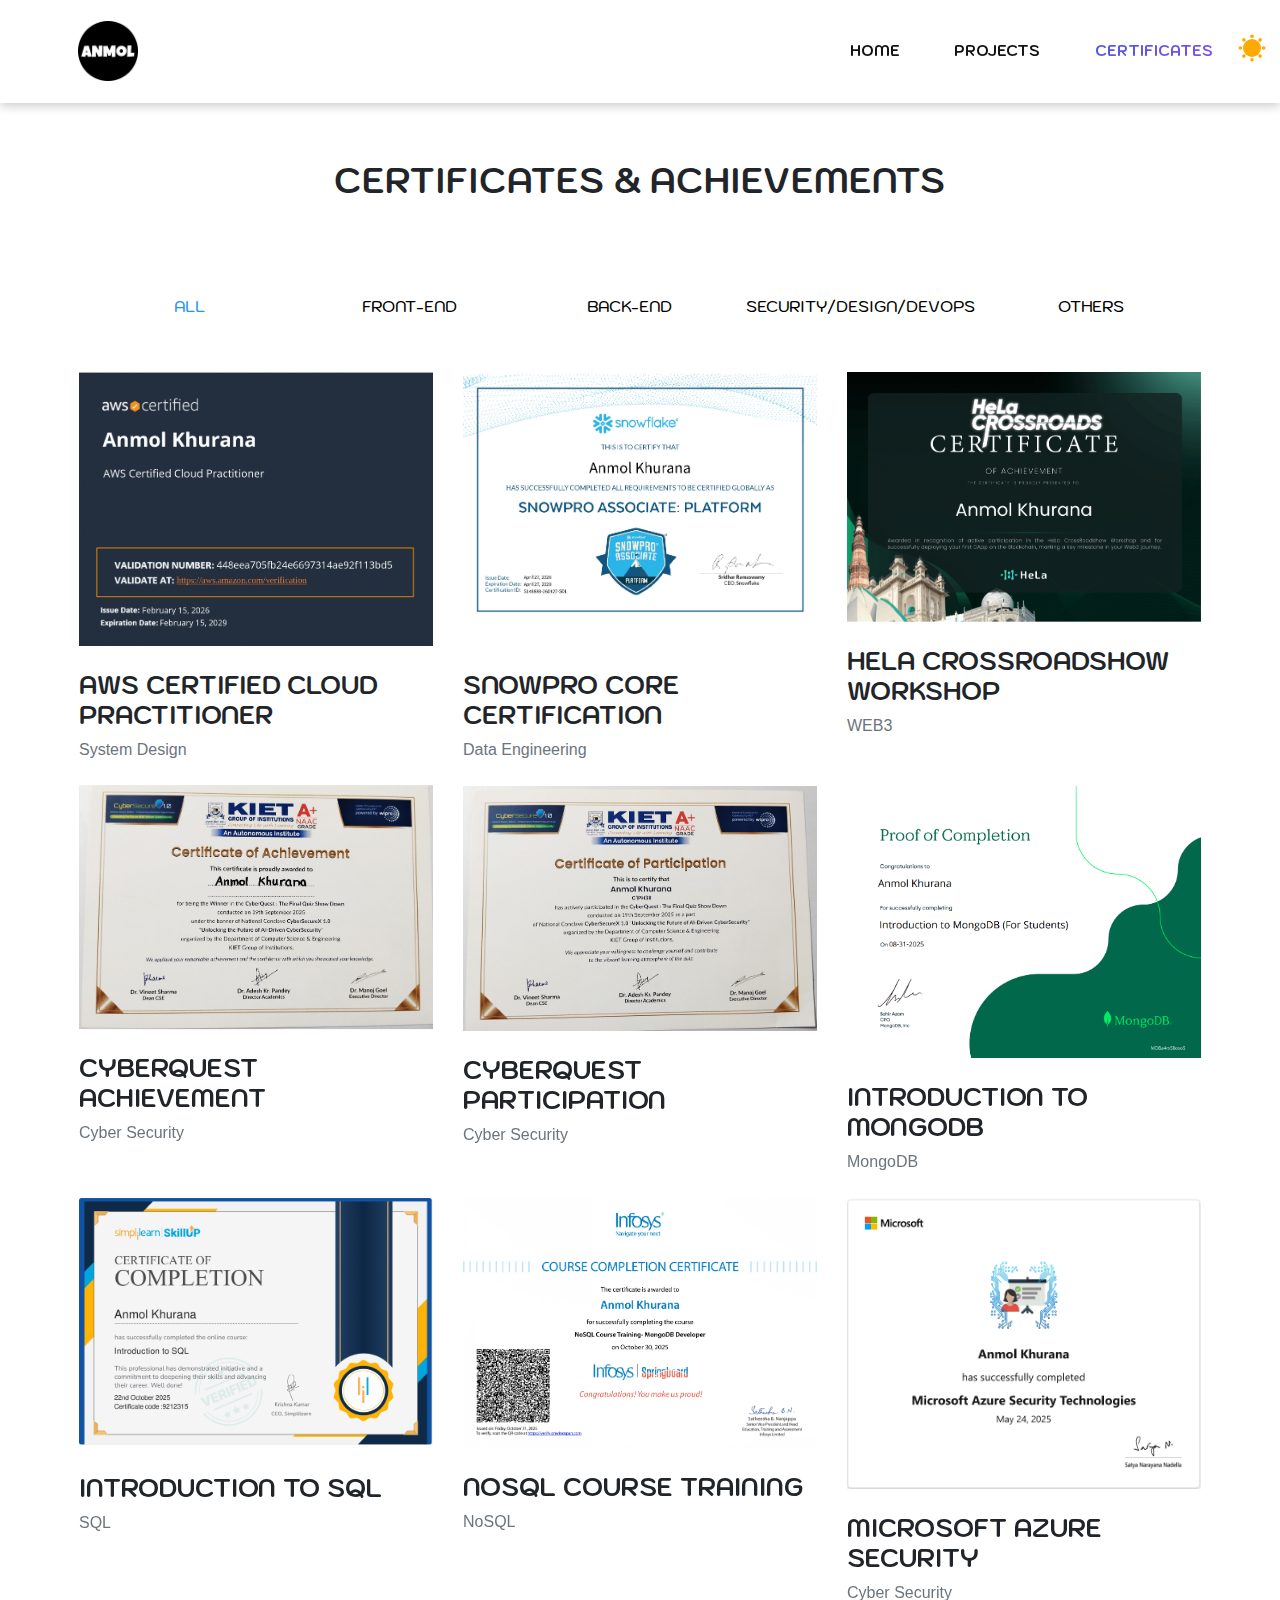
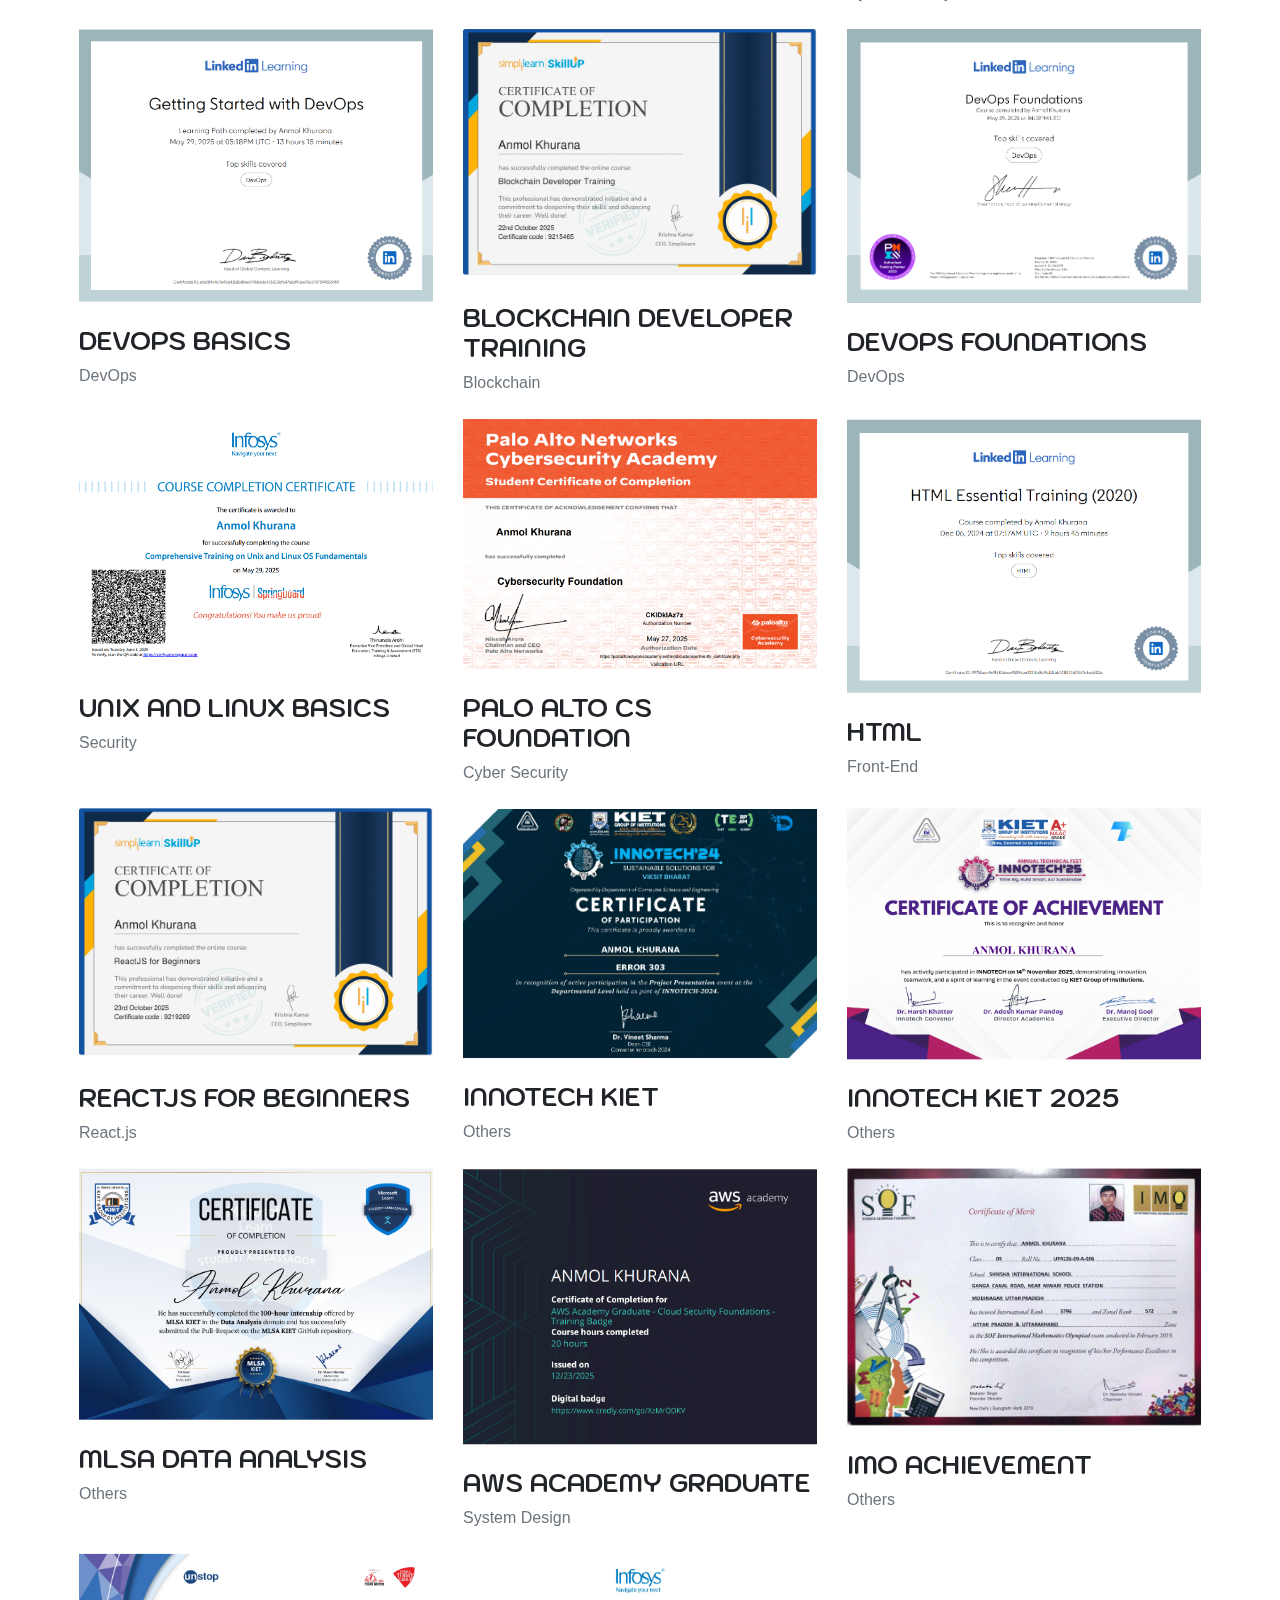
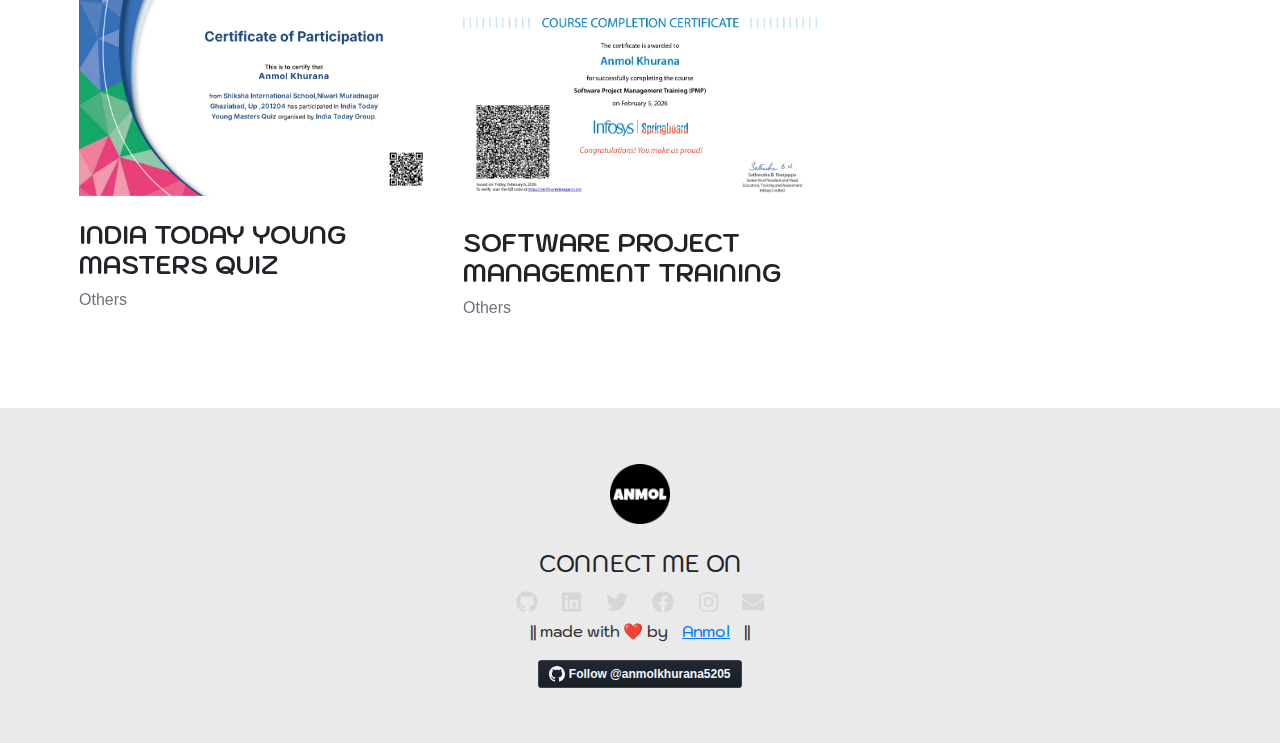
<file: certificates.html>
<!doctype html>
<html lang="en">
  <head>
    <meta charset="UTF-8" />
    <meta name="viewport" content="width=device-width, initial-scale=1.0" />
    <meta http-equiv="X-UA-Compatible" content="ie=edge" />

    <meta name="title" content="Anmol Khurana | Software Engineer" />
    <meta
      name="description"
      content="A portfolio to showcase my experience, education, skill-set, projects, certificates, achievements and recommendations."
    />
    <meta
      name="keywords"
      content="software engineer, anmol khurana, Anmol Khurana, Anmol khurana, javascript developer, Anmol developer, Anmol Javascript developer, MERN stack developer, Anmol MERN stack developer, full stack developer, Anmol full stack developer, Anmol, anmol khurana anmolkh"
    />
    <meta name="robots" content="index, follow" />
    <meta http-equiv="Content-Type" content="text/html; charset=utf-8" />
    <meta name="language" content="English" />
    <meta name="revisit-after" content="1 days" />
    <meta name="author" content="Anmol Khurana" />

    <meta property="og:type" content="website" />
    <meta property="og:url" content="https://anmolkhurana5205.github.io/" />
    <meta
      property="og:description"
      content="a webpage to showcase my experience, education, skill-set, projects, certificates, achievements and recommendations."
    />
    <link rel="shortcut icon" href="/img/logo/favicon.png" type="image/png" />
    <link rel="icon" href="/img/logo/favicon.png" type="image/png" />
    <link
      rel="apple-touch-icon"
      sizes="180x180"
      href="/img/logo/apple-touch-icon.png"
    />
    <meta name="theme-color" content="#fff" />
    <link rel="canonical" href="https://anmolkhurana5205.github.io" />
    <title>Anmol Khurana's Certificates</title>

    <link rel="stylesheet" href="./css/variables.css" />
    <link rel="stylesheet" href="./css/global.css" />
    <link
      href="https://fonts.googleapis.com/css2?family=Kodchasan&display=swap"
      rel="stylesheet"
    />
    <link rel="manifest" href="./manifest.json" />

    <!--  Bootstrap css file  -->
    <link rel="stylesheet" href="./css/bootstrap.min.css" />

    <!--  font awesome icons  -->
    <link rel="stylesheet" href="./css/all.min.css" />

    <!--  Magnific Popup css file  -->
    <link
      rel="stylesheet"
      href="./dependencies/magnific-popup/dist/magnific-popup.css"
    />

    <!--  Owl-carousel css file  -->
    <link
      rel="stylesheet"
      href="./dependencies/owl-carousel/css/owl.carousel.min.css"
    />
    <link
      rel="stylesheet"
      href="./dependencies/owl-carousel/css/owl.theme.default.min.css"
    />

    <!--  custom css file  -->
    <link rel="stylesheet" href="./css/style.css" />

    <!--  Responsive css file  -->
    <link rel="stylesheet" href="./css/responsive.css" />
  </head>

  <body id="body">
    <button onclick="scrollToTop()" id="scroll-btn" title="Go to top">
      <i class="fas fa-arrow-up"></i>
    </button>
    <!-- ======================= Start Header Area ============================== -->
    <header class="header_area">
      <div class="main-menu">
        <nav
          class="navbar navbar-expand-md navbar-light fixed-top"
          id="top-nav-fixed"
        >
          <a class="navbar-brand" href="/" style="margin-left: 5%">
            <img
              src="./img/logo/android-chrome-512x512.png"
              width="60px"
              alt="logo"
            />
          </a>
          <input
            class="toggle mobile-show"
            type="checkbox"
            checked
            onclick="toggleTheme()"
          />

          <button
            class="navbar-toggler"
            type="button"
            data-toggle="collapse"
            data-target="#navbarNav"
            aria-controls="navbarNav"
            aria-expanded="false"
            aria-label="Toggle navigation"
          >
            <span><i class="fas fa-stream"></i></span>
          </button>
          <div class="collapse navbar-collapse" id="navbarNav">
            <div class="mr-auto"></div>
            <ul class="navbar-nav">
              <li class="nav-item">
                <a class="nav-link" href="/"
                  >Home<span class="sr-only">(current)</span></a
                >
              </li>
              <li class="nav-item">
                <a
                  class="nav-link"
                  href="https://github.com/anmolkhurana5205#-featured-projects"
                  target="_blank"
                  >Projects</a
                >
              </li>
              <li class="nav-item active">
                <a class="nav-link" href="#certificates">Certificates</a>
              </li>
              <li class="nav-item">
                <input
                  class="toggle desktop-show"
                  type="checkbox"
                  checked
                  onclick="toggleTheme()"
                />
              </li>
            </ul>
          </div>
        </nav>
      </div>
    </header>
    <!--  ======================= End Header Area ============================== -->

    <!--  ======================= Start Main Area ================================ -->
    <main class="site-main">
      <!--  ========================= Start Certificates Area ==========================  -->
      <section class="project-area" id="certificates">
        <div class="container">
          <div class="project-title pb-5">
            <h3
              class="text-uppercase title-text"
              style="font-size: 35px; text-align: center"
            >
              Certificates & Achievements
            </h3>
          </div>

          <div class="button-group">
            <button type="button" class="active" id="btn1" data-filter="*">
              All
            </button>

            <button type="button" data-filter=".frontend">Front-End</button>
            <button type="button" data-filter=".backend">Back-End</button>
            <button type="button" data-filter=".Security-Design-DevOps">
              Security/Design/DevOps
            </button>
            <button type="button" data-filter=".others">Others</button>
          </div>

          <div class="row grid">
            <div
              class="col-lg-4 col-md-6 col-sm-12 element-item Security-Design-DevOps"
            >
              <div class="our-project">
                <div class="img">
                  <a
                    class="test-popup-link"
                    href="/img/certificates/AWS Certified Cloud Practitioner certificate.jpg"
                  >
                    <img
                      src="/img/certificates/AWS Certified Cloud Practitioner certificate.jpg"
                      alt="AWS Certified Cloud Practitioner"
                      class="img-fluid"
                    />
                  </a>
                </div>
                <div class="title py-4">
                  <h4 class="text-uppercase">
                    AWS Certified Cloud Practitioner
                  </h4>
                  <span class="text-secondary">System Design</span>
                </div>
              </div>
            </div>
            <div
              class="col-lg-4 col-md-6 col-sm-12 element-item others"
            >
              <div class="our-project">
                <div class="img">
                  <a
                    class="test-popup-link"
                    href="/img/certificates/anmol_snowpro_certificate.jpg"
                  >
                    <img
                      src="/img/certificates/anmol_snowpro_certificate.jpg"
                      alt="SnowPro Core Certification"
                      class="img-fluid"
                    />
                  </a>
                </div>
                <div class="title py-4">
                  <h4 class="text-uppercase">SnowPro Core Certification</h4>
                  <span class="text-secondary">Data Engineering</span>
                </div>
              </div>
            </div>
            <div class="col-lg-4 col-md-6 col-sm-12 element-item others">
              <div class="our-project">
                <div class="img">
                  <a
                    class="test-popup-link"
                    href="/img/certificates/HeLa CrossRoadshow Workshop.jpg"
                  >
                    <img
                      src="/img/certificates/HeLa CrossRoadshow Workshop.jpg"
                      alt="HeLa CrossRoadshow"
                      class="img-fluid"
                    />
                  </a>
                </div>
                <div class="title py-4">
                  <h4 class="text-uppercase">HeLa CrossRoadshow Workshop</h4>
                  <span class="text-secondary">WEB3</span>
                </div>
              </div>
            </div>
            <div
              class="col-lg-4 col-md-6 col-sm-12 element-item Security-Design-DevOps"
            >
              <div class="our-project">
                <div class="img">
                  <a
                    class="test-popup-link"
                    href="/img/certificates/Achievement_CyberSecureX.jpg"
                  >
                    <img
                      src="/img/certificates/Achievement_CyberSecureX.jpg"
                      alt="Cyberquest Achievement"
                      class="img-fluid"
                    />
                  </a>
                </div>
                <div class="title py-4">
                  <h4 class="text-uppercase">Cyberquest Achievement</h4>
                  <span class="text-secondary">Cyber Security</span>
                </div>
              </div>
            </div>
            <div
              class="col-lg-4 col-md-6 col-sm-12 element-item Security-Design-DevOps"
            >
              <div class="our-project">
                <div class="img">
                  <a
                    class="test-popup-link"
                    href="/img/certificates/Participation_CyberSecureX.jpg"
                  >
                    <img
                      src="/img/certificates/Participation_CyberSecureX.jpg"
                      alt="Cyberquest Participation"
                      class="img-fluid"
                    />
                  </a>
                </div>
                <div class="title py-4">
                  <h4 class="text-uppercase">Cyberquest Participation</h4>
                  <span class="text-secondary">Cyber Security</span>
                </div>
              </div>
            </div>
            <div class="col-lg-4 col-md-6 col-sm-12 element-item backend">
              <div class="our-project">
                <div class="img">
                  <a
                    class="test-popup-link"
                    href="/img/certificates/anmol-khurana-Introduction-to-MongoDB (For Students)-certificate.png"
                  >
                    <img
                      src="/img/certificates/anmol-khurana-Introduction-to-MongoDB (For Students)-certificate.png"
                      alt="Introduction to MongoDB"
                      class="img-fluid"
                    />
                  </a>
                </div>
                <div class="title py-4">
                  <h4 class="text-uppercase">Introduction to MongoDB</h4>
                  <span class="text-secondary">MongoDB</span>
                </div>
              </div>
            </div>
            <div class="col-lg-4 col-md-6 col-sm-12 element-item backend">
              <div class="our-project">
                <div class="img">
                  <a
                    class="test-popup-link"
                    href="/img/certificates/Introduction to SQL simplilearn.jpg"
                  >
                    <img
                      src="/img/certificates/Introduction to SQL simplilearn.jpg"
                      alt="Introduction to SQL"
                      class="img-fluid"
                    />
                  </a>
                </div>
                <div class="title py-4">
                  <h4 class="text-uppercase">Introduction to SQL</h4>
                  <span class="text-secondary">SQL</span>
                </div>
              </div>
            </div>
            <div class="col-lg-4 col-md-6 col-sm-12 element-item backend">
              <div class="our-project">
                <div class="img">
                  <a
                    class="test-popup-link"
                    href="/img/certificates/NoSQL Course Training- MongoDB Developer.jpg"
                  >
                    <img
                      src="/img/certificates/NoSQL Course Training- MongoDB Developer.jpg"
                      alt="NoSQL Course Training"
                      class="img-fluid"
                    />
                  </a>
                </div>
                <div class="title py-4">
                  <h4 class="text-uppercase">NoSQL Course Training</h4>
                  <span class="text-secondary">NoSQL</span>
                </div>
              </div>
            </div>
            <div
              class="col-lg-4 col-md-6 col-sm-12 element-item Security-Design-DevOps"
            >
              <div class="our-project">
                <div class="img">
                  <a
                    class="test-popup-link"
                    href="/img/certificates/Azure certificate.png"
                  >
                    <img
                      src="/img/certificates/Azure certificate.png"
                      alt="Microsoft Azure Security"
                      class="img-fluid"
                    />
                  </a>
                </div>
                <div class="title py-4">
                  <h4 class="text-uppercase">Microsoft Azure Security</h4>
                  <span class="text-secondary">Cyber Security</span>
                </div>
              </div>
            </div>
            <div
              class="col-lg-4 col-md-6 col-sm-12 element-item Security-Design-DevOps"
            >
              <div class="our-project">
                <div class="img">
                  <a
                    class="test-popup-link"
                    href="/img/certificates/CertificateOfCompletion_Getting Started with DevOps.png"
                  >
                    <img
                      src="/img/certificates/CertificateOfCompletion_Getting Started with DevOps.png"
                      alt="DevOps Basics"
                      class="img-fluid"
                    />
                  </a>
                </div>
                <div class="title py-4">
                  <h4 class="text-uppercase">DevOps Basics</h4>
                  <span class="text-secondary">DevOps</span>
                </div>
              </div>
            </div>
            <div class="col-lg-4 col-md-6 col-sm-12 element-item others">
              <div class="our-project">
                <div class="img">
                  <a
                    class="test-popup-link"
                    href="/img/certificates/Blockchain Developer Training.jpg"
                  >
                    <img
                      src="/img/certificates/Blockchain Developer Training.jpg"
                      alt="Blockchain Developer Training"
                      class="img-fluid"
                    />
                  </a>
                </div>
                <div class="title py-4">
                  <h4 class="text-uppercase">Blockchain Developer Training</h4>
                  <span class="text-secondary">Blockchain</span>
                </div>
              </div>
            </div>
            <div
              class="col-lg-4 col-md-6 col-sm-12 element-item Security-Design-DevOps"
            >
              <div class="our-project">
                <div class="img">
                  <a
                    class="test-popup-link"
                    href="/img/certificates/DevOps Foundations.jpg"
                  >
                    <img
                      src="/img/certificates/DevOps Foundations.jpg"
                      alt="DevOps Foundation"
                      class="img-fluid"
                    />
                  </a>
                </div>
                <div class="title py-4">
                  <h4 class="text-uppercase">DevOps Foundations</h4>
                  <span class="text-secondary">DevOps</span>
                </div>
              </div>
            </div>
            <div
              class="col-lg-4 col-md-6 col-sm-12 element-item Security-Design-DevOps"
            >
              <div class="our-project">
                <div class="img">
                  <a
                    class="test-popup-link"
                    href="/img/certificates/Comprehensive Training on Unix and Linux OS Fundamentals.png"
                  >
                    <img
                      src="/img/certificates/Comprehensive Training on Unix and Linux OS Fundamentals.png"
                      alt="Unix and Linux Basics"
                      class="img-fluid"
                    />
                  </a>
                </div>
                <div class="title py-4">
                  <h4 class="text-uppercase">Unix and Linux Basics</h4>
                  <span class="text-secondary">Security</span>
                </div>
              </div>
            </div>
            <div
              class="col-lg-4 col-md-6 col-sm-12 element-item Security-Design-DevOps"
            >
              <div class="our-project">
                <div class="img">
                  <a
                    class="test-popup-link"
                    href="/img/certificates/Cybersecurity_Foundation_Student_Certificate.png"
                  >
                    <img
                      src="/img/certificates/Cybersecurity_Foundation_Student_Certificate.png"
                      alt="Palo Alto Cyber Security Foundation"
                      class="img-fluid"
                    />
                  </a>
                </div>
                <div class="title py-4">
                  <h4 class="text-uppercase">Palo Alto CS Foundation</h4>
                  <span class="text-secondary">Cyber Security</span>
                </div>
              </div>
            </div>
            <div class="col-lg-4 col-md-6 col-sm-12 element-item frontend">
              <div class="our-project">
                <div class="img">
                  <a
                    class="test-popup-link"
                    href="/img/certificates/HTML Essential Training.png"
                  >
                    <img
                      src="/img/certificates/HTML Essential Training.png"
                      alt="HTML"
                      class="img-fluid"
                    />
                  </a>
                </div>
                <div class="title py-4">
                  <h4 class="text-uppercase">HTML</h4>
                  <span class="text-secondary">Front-End</span>
                </div>
              </div>
            </div>
            <div class="col-lg-4 col-md-6 col-sm-12 element-item frontend">
              <div class="our-project">
                <div class="img">
                  <a
                    class="test-popup-link"
                    href="/img/certificates/ReactJS for Beginners.jpg"
                  >
                    <img
                      src="/img/certificates/ReactJS for Beginners.jpg"
                      alt="ReactJS for Beginners"
                      class="img-fluid"
                    />
                  </a>
                </div>
                <div class="title py-4">
                  <h4 class="text-uppercase">ReactJS for Beginners</h4>
                  <span class="text-secondary">React.js</span>
                </div>
              </div>
            </div>
            <div class="col-lg-4 col-md-6 col-sm-12 element-item others">
              <div class="our-project">
                <div class="img">
                  <a
                    class="test-popup-link"
                    href="/img/certificates/innotech.png"
                  >
                    <img
                      src="/img/certificates/innotech.png"
                      alt="Innotech KIET"
                      class="img-fluid"
                    />
                  </a>
                </div>
                <div class="title py-4">
                  <h4 class="text-uppercase">Innotech KIET</h4>
                  <span class="text-secondary">Others</span>
                </div>
              </div>
            </div>
            <div class="col-lg-4 col-md-6 col-sm-12 element-item others">
              <div class="our-project">
                <div class="img">
                  <a
                    class="test-popup-link"
                    href="/img/certificates/innotech25.png"
                  >
                    <img
                      src="/img/certificates/innotech25.png"
                      alt="Innotech KIET 2025"
                      class="img-fluid"
                    />
                  </a>
                </div>
                <div class="title py-4">
                  <h4 class="text-uppercase">Innotech KIET 2025</h4>
                  <span class="text-secondary">Others</span>
                </div>
              </div>
            </div>
            <div class="col-lg-4 col-md-6 col-sm-12 element-item others">
              <div class="our-project">
                <div class="img">
                  <a
                    class="test-popup-link"
                    href="/img/certificates/MLSA Data Analysis.png"
                  >
                    <img
                      src="/img/certificates/MLSA Data Analysis.png"
                      alt="MLSA Data Analysis"
                      class="img-fluid"
                    />
                  </a>
                </div>
                <div class="title py-4">
                  <h4 class="text-uppercase">MLSA Data Analysis</h4>
                  <span class="text-secondary">Others</span>
                </div>
              </div>
            </div>
            <div
              class="col-lg-4 col-md-6 col-sm-12 element-item Security-Design-DevOps"
            >
              <div class="our-project">
                <div class="img">
                  <a
                    class="test-popup-link"
                    href="/img/certificates/AWS_Academy_Graduate___Cloud_Security_Foundations.png"
                  >
                    <img
                      src="/img/certificates/AWS_Academy_Graduate___Cloud_Security_Foundations.png"
                      alt="AWS Academy Graduate"
                      class="img-fluid"
                    />
                  </a>
                </div>
                <div class="title py-4">
                  <h4 class="text-uppercase">AWS Academy Graduate</h4>
                  <span class="text-secondary">System Design</span>
                </div>
              </div>
            </div>
            <div class="col-lg-4 col-md-6 col-sm-12 element-item others">
              <div class="our-project">
                <div class="img">
                  <a
                    class="test-popup-link"
                    href="/img/certificates/Certificate of Merit (IMO) Maths Olympiad.png"
                  >
                    <img
                      src="/img/certificates/Certificate of Merit (IMO) Maths Olympiad.png"
                      alt="IMO Certificate"
                      class="img-fluid"
                    />
                  </a>
                </div>
                <div class="title py-4">
                  <h4 class="text-uppercase">IMO Achievement</h4>
                  <span class="text-secondary">Others</span>
                </div>
              </div>
            </div>
            <div class="col-lg-4 col-md-6 col-sm-12 element-item others">
              <div class="our-project">
                <div class="img">
                  <a
                    class="test-popup-link"
                    href="/img/certificates/India Today Young Masters Quiz.jpg"
                  >
                    <img
                      src="/img/certificates/India Today Young Masters Quiz.jpg"
                      alt="India Today Young Masters Quiz"
                      class="img-fluid"
                    />
                  </a>
                </div>
                <div class="title py-4">
                  <h4 class="text-uppercase">India Today Young Masters Quiz</h4>
                  <span class="text-secondary">Others</span>
                </div>
              </div>
            </div>
            <div class="col-lg-4 col-md-6 col-sm-12 element-item others">
              <div class="our-project">
                <div class="img">
                  <a
                    class="test-popup-link"
                    href="/img/certificates/Software Project Management Training.jpg"
                  >
                    <img
                      src="/img/certificates/Software Project Management Training.jpg"
                      alt="Software Project Management Training"
                      class="img-fluid"
                    />
                  </a>
                </div>
                <div class="title py-4">
                  <h4 class="text-uppercase">
                    Software Project Management Training
                  </h4>
                  <span class="text-secondary">Others</span>
                </div>
              </div>
            </div>
          </div>
        </div>
      </section>
      <!--  ========================= End Certificates Area ==========================  -->
    </main>
    <!--  ======================= End Main Area ================================ -->

    <footer class="footer-area">
      <div class="container">
        <div class="">
          <div class="site-logo text-center py-4">
            <img
              src="./img/logo/android-chrome-256x256.png"
              width="60px"
              alt="logo"
              class="footer-black-img"
            />
            <img
              src="./img/logo/android-chrome-256x256-white.png"
              width="60px"
              alt="logo"
              class="footer-white-img"
            />
          </div>
          <div class="text-center">
            <h5 class="text-uppercase">Connect me on</h5>
            <a
              target="_blank"
              rel="noreferrer"
              href="https://github.com/anmolkhurana5205"
              class="social social-link"
              ><i class="fab fa-github"></i
            ></a>
            <a
              target="_blank"
              rel="noreferrer"
              href="https://www.linkedin.com/in/anmolkhurana5205/"
              class="social social-link"
              ><i class="fab fa-linkedin"></i
            ></a>
            <a
              target="_blank"
              rel="noreferrer"
              href="https://x.com/anmolkhuranaa"
              class="social social-link"
              ><i class="fab fa-twitter"></i
            ></a>
            <a
              target="_blank"
              rel="noreferrer"
              href="https://www.facebook.com/anmol.khurana.5205"
              class="social social-link"
              ><i class="fab fa-facebook"></i
            ></a>
            <a
              target="_blank"
              rel="noreferrer"
              href="https://www.instagram.com/anmol.khurana.5205/"
              class="social social-link"
              ><i class="fab fa-instagram"></i
            ></a>
            <a href="mailto:anmolkhurana05@gmail.com" class="social social-link"
              ><i class="fas fa-envelope"></i
            ></a>
          </div>
          <div class="copyrights text-center">
            <p class="para">
              || made with ❤️️ by
              <a
                target="_blank"
                rel="noreferrer"
                href="https://www.linkedin.com/in/anmolkhurana5205/"
                class="social-link"
                >Anmol</a
              >
              ||
            </p>
            <p>
              <!-- Place this tag where you want the button to render. -->
              <a
                class="github-button"
                href="https://github.com/anmolkhurana5205"
                data-color-scheme="no-preference: light; light: dark; dark: light;"
                data-size="large"
                data-show-count="true"
                aria-label="Follow @anmolkhurana5205 on GitHub"
                >Follow @anmolkhurana5205</a
              >
            </p>
          </div>
        </div>
      </div>
    </footer>

    <script>
      let theme = localStorage.getItem("portfolio-theme")
        ? localStorage.getItem("portfolio-theme")
        : "light";
      if (theme == "light") {
        document.getElementsByClassName("toggle")[0].checked = true;
        document.getElementsByClassName("toggle")[1].checked = true;
      } else {
        document.getElementsByClassName("toggle")[0].checked = false;
        document.getElementsByClassName("toggle")[1].checked = false;
      }
      document.addEventListener("DOMContentLoaded", () => {
        if (theme == "light") {
          document.getElementById("body").classList.remove("dark");
        } else {
          document.getElementById("body").classList.add("dark");
        }
      });

      function toggleTheme() {
        if (theme == "light") {
          document.getElementById("body").classList.add("dark");
          document.getElementsByClassName("theme-change-icon").src =
            "./img/light-theme-icon.png";
          theme = "dark";
          localStorage.setItem("portfolio-theme", "dark");
        } else {
          document.getElementById("body").classList.remove("dark");
          document.getElementsByClassName("theme-change-icon").src =
            "./img/dark-theme-icon.png";
          theme = "light";
          localStorage.setItem("portfolio-theme", "light");
        }
      }
    </script>

    <!--  Jquery js file  -->
    <script src="./js/jquery.3.4.1.js"></script>

    <!-- <script src="./dependencies/imagesloaded/imagesloaded.pkgd.min.js"></script> -->
    <script src="./dependencies/imagesloaded/imagesloaded.pkgd.min.js"></script>

    <!--  Bootstrap js file  -->
    <script src="./js/bootstrap.min.js"></script>

    <script src="./js/all.min.js"></script>

    <!--  isotope js library  -->
    <script src="./dependencies/isotope/isotope.min.js"></script>

    <!--  Magnific popup script file  -->
    <script src="./dependencies/magnific-popup/dist/jquery.magnific-popup.js"></script>

    <!--  Owl-carousel js file  -->
    <script src="./dependencies/owl-carousel/js/owl.carousel.min.js"></script>

    <!--  custom js file  -->
    <script src="./js/main.js"></script>

    <script async src="./dependencies/github-buttons/githubbuttons.js"></script>
  </body>
</html>
</file>
<file: css/variables.css>
html,
body {
  margin: 0%;
  box-sizing: border-box;
  width: 100%;
  height: 100%;
  scroll-behavior: smooth;
}

/* CSS Variables */
:root {
  --primary-color: #4458dc;
  --primary-color2: #854fee;
  --title-color: #141313;
  --text-color: #353535;
  --border-color: #201f1f17;
  --gradient-color: linear-gradient(90deg, #4458dc 0%, #854fee 100%);
  --shadow-color: 0px 10px 30px rgba(118, 85, 225, 0.3);
  --box-shadow: 0px 10px 30px rgba(57, 56, 61, 0.205);
  /* font family variables. */
  --roboto: "Kodchasan", sans-serif;
}
</file>
<file: css/global.css>
/* Global Classes */

.title-text {
  font: normal bold 45px/ 72px var(--roboto);
}

.text-uppercase {
  text-transform: uppercase;
}

/* Buttons */

.button {
  padding: 0.8rem 2.2rem;
  font: normal 500 16px/20px var(--roboto);
  position: relative;
  border: 3px solid transparent;
  border-radius: 4px;
}

.button.primary-button {
  background: var(--gradient-color);
  background-clip: padding-box;
  color: whitesmoke;
  transition: background 0.6s ease;
  box-shadow: var(--box-shadow);
}

.button.primary-button:hover {
  background: whitesmoke;
  background-clip: padding-box;
  color: black;
}

.button.primary-button::after,
.button.secondary-button::after {
  position: absolute;
  top: -2px;
  left: -2px;
  bottom: -2px;
  right: -2px;
  background: var(--gradient-color);
  content: " ";
  z-index: -1;
  border-radius: 4px;
}

.button.secondary-button {
  background: white;
  background-clip: padding-box;
  transition: background 0.6s ease;
}

.button.secondary-button:hover {
  background: var(--gradient-color);
  color: whitesmoke;
  box-shadow: var(--box-shadow);
}

p.para {
  color: var(--text-color);
  font: normal 500 16px/ 25px var(--roboto);
}

.font-roboto {
  font-family: var(--roboto);
}

button:focus,
button:active button:hover .btn:active,
.btn.active {
  outline: 0px !important;
  box-shadow: none !important;
}

.title-h1 {
  font: normal bold 39px/ 40px var(--roboto);
}

.navbar_fixed {
  position: fixed;
  width: 100%;
  top: -1px;
  left: 0;
  right: 0;
  background: #ffffff;
  box-shadow: var(--box-shadow);
  z-index: 999;
  transition: background 1s ease;
}
</file>
<file: css/style.css>
/* Text Selection start */

::-moz-selection {
  /* Code for Firefox */
  color: black;
  background: yellow;
}

::selection {
  color: black;
  background: yellow;
}

mark {
  color: black;
  background-color: yellow;
}

mark:hover {
  color: black !important;
  background-color: yellow !important;
  cursor: pointer;
  -webkit-text-fill-color: black;
}

/* Text selection End */

/* Scroll Bar start */

/* width */
::-webkit-scrollbar {
  width: 10px;
}

/* Track */
::-webkit-scrollbar-track {
  box-shadow: inset 0 0 5px grey;
  border-radius: 5px;
}

/* Handle */
::-webkit-scrollbar-thumb {
  background: #6c63ff;
  border-radius: 5px;
}

/* Handle on hover */
::-webkit-scrollbar-thumb:hover {
  background: #000;
}

/* Scroll Bar End */

/* start navigation */

#top-nav-fixed {
  box-shadow: 0 3px 10px 0 rgba(0, 0, 0, 0.2);
  /* background-color: white; */

  /* Glass effect */
  background: rgba(255, 255, 255, 0.1); /* transparent white */
  backdrop-filter: blur(10px); /* blur background */
  -webkit-backdrop-filter: blur(10px); /* Safari support */
  border-bottom: 1px solid rgba(255, 255, 255, 0.2);

  /* color: #fff; */
  transition: background 0.3s ease;
}

/* body.dark .navbar {
  background: rgba(20, 20, 20, 0.3);
  border-bottom: 1px solid rgba(255, 255, 255, 0.1);
}

body.light .navbar {
  background: rgba(255, 255, 255, 0.3);
  border-bottom: 1px solid rgba(0, 0, 0, 0.1);
} */

.header_area .main-menu .navbar {
  padding: 1rem 20rem;
}

.header_area .main-menu .nav-item .nav-link {
  font: normal 700 15px/2px var(--roboto);
  text-transform: uppercase;
  padding: 1.7rem;
  color: var(--title-color);
}

.header_area .main-menu .navbar-nav .active a {
  background: var(--gradient-color);
  -webkit-background-clip: text;
  -webkit-text-fill-color: transparent;
  background-clip: text;
}

.header_area .main-menu .navbar-nav a:hover {
  background: var(--gradient-color);
  -webkit-background-clip: text;
  -webkit-text-fill-color: transparent;
  background-clip: text;
  cursor: pointer;
}

/* end navigation */

/* Banner Area */

#subheading {
  color: #4458dc;
}

.social {
  font-size: 22px;
  padding: 0 0 10px 0;
  color: var(--border-color);
}

.social-link {
  padding: 10px;
}

.social:hover {
  color: var(--primary-color);
}

.site-main {
  padding-top: 80px;
}

.site-main .site-banner .site-title h3 {
  padding-top: 5%;
  font-weight: 500;
}

.site-main .site-banner .site-title h1 {
  font-size: 5rem;
}

.site-main .site-banner .site-title h4 {
  font-size: 1.5rem;
}

.site-main .site-banner .banner-image > img {
  padding: 0.5rem 0;
  width: 90rem;
}

.first-btn a {
  text-decoration: none;
  color: #fff;
}

.first-btn a:hover {
  text-decoration: none;
  color: #000;
}

.second-btn a {
  text-decoration: none;
  color: #000;
}

.second-btn a:hover {
  text-decoration: none;
  color: #fff;
}

.site-title p a {
  text-decoration: underline;
  cursor: pointer;
}

.button.secondary-button:hover a {
  color: whitesmoke;
}

.button.primary-button:hover a {
  color: black;
}

/* End Banner Area */

/* Start Experience Area */

.site-main .about-area {
  padding: 8rem 5rem;
}

.site-main .about-area .about-title h3 > span {
  display: block;
  font: normal bold 49px/ 60px var(--roboto);
  letter-spacing: 21px;
}

.site-main .about-area .about-title .paragraph > p {
  padding: 0.4rem 0;
}

.exp > span {
  float: right;
  margin-right: 5vh;
  color: #4458dc;
}

.exp a,
i {
  cursor: pointer;
}

ul {
  list-style-type: square;
}

/* End Experience Area */

/* Start Technical Skills Area */
.shadow-sm {
  box-shadow: 0 0.125rem 0.25rem rgba(0, 0, 0, 0.075) !important;
}

.shadow {
  box-shadow: 0 0 2rem 1rem rgba(0, 0, 0, 0.2) !important;
}

.shadow-lg {
  box-shadow: 0 1rem 3rem rgba(0, 0, 0, 0.175) !important;
}

.shadow-none {
  box-shadow: none !important;
}

.rounded-circle {
  border-radius: 50% !important;
}

.item {
  margin-bottom: 2rem;
}

.item {
  display: flex;
  flex-direction: column;
  justify-content: center; /* vertical */
  align-items: center; /* horizontal */
  height: 100%; /* needed for vertical centering */
}

.benefits-section .item .icon-holder {
  width: 60px;
  height: 60px;
  background: #f5f6fe;
  display: inline-block;
  border-radius: 50%;
  padding-top: 15px;
}

.benefits-section .item .icon-holder .svg-inline--fa {
  color: #4550e6;
  font-size: 1.75rem;
}

.benefits-section .item-inner {
  padding: 1.5rem;
  box-shadow: 0 0.125rem 0.25rem rgba(0, 0, 0, 0.075);
  border: 1px solid #f5f6fe;
  height: 100%;
  background: #fff;
}

.how-section .icon-holder {
  text-align: center;
}

.how-section .icon-holder img {
  max-width: 200px;
  height: auto;
  position: relative;
}

.how-section .arrow-holder {
  content: "";
  width: 100%;
  height: 15px;
  background: url("../images/line-with-arrow.svg") no-repeat center center;
  background-size: 120px 15px;
  display: inline-block;
  position: absolute;
  right: -50%;
  top: 25%;
}

.step-count {
  border-radius: 50%;
  background: #f5f6fe;
  color: #4550e6;
  width: 36px;
  height: 36px;
  font-size: 1.25rem;
  padding-top: 0.3rem;
  display: inline-block;
  text-align: center;
}

.logos-section .item {
  -webkit-opacity: 0.4;
  -moz-opacity: 0.4;
  opacity: 0.4;
}

.logos-section .item img {
  width: 150px;
  height: auto;
}

.integration-list .item img {
  width: 100px;
  height: auto;
  background: white;
}

/* .skill-label {
  margin-left: 20px;
} */

/* End Technical Skills Area */

/* Certificate Area */

.site-main .project-area {
  padding: 4rem 0;
}

.button-group {
  display: flex;
  justify-content: space-between;
}

.site-main .project-area .button-group button {
  flex: 1;
  background: transparent;
  border: none;
  font: normal 500 16px/130px var(--roboto);
  text-transform: uppercase;
}
.site-main .project-area .button-group button:hover {
  color: #2196f3;
}

.site-main .project-area .button-group .active {
  color: #2196f3;
}

.site-main .project-area .button-group button + button {
  /* padding-left: 3rem; */
}

.site-main .project-area .grid .our-project > .title h4 {
  font: normal 700 25px/30px var(--roboto);
}

.site-main .project-area .grid .our-project .img a:hover img {
  filter: brightness(1.1) drop-shadow(1px 8px 30px #b1afaf);
}

/* End Certificate Area */

/* About Me */

.site-main .about-area .about-title p {
  padding: 1rem 7rem;
}

.site-main .about-area .client {
  background: #ffffff10;
  box-shadow: var(--box-shadow);
  margin: 3rem 0rem;
}

.site-main .about-area .client .client-img {
  padding: 2rem;
}

.site-main .about-area .client .about-client {
  padding-top: 2rem;
}

.site-main .about-area .client .about-client h4 {
  font: normal 500 21px/ 20px var(--roboto);
}

.site-main .about-area .client .about-client p {
  font-size: 14px;
}

.site-main .about-area .owl-carousel .owl-item {
  display: flex;
  justify-content: center;
  padding: 0 1.5rem;
}

.transitioning-src {
  transition: opacity 0.4s ease-out;
  -webkit-transition: opacity 0.4s ease-out;
  -moz-transition: opacity 0.4s ease-out;
  -ms-transition: opacity 0.4s ease-out;
  -o-transition: opacity 0.4s ease-out;
  opacity: 0;
}

.para a {
  text-decoration: underline;
}

.site-main .about-area .owl-carousel .owl-dots .owl-dot.active span {
  background: var(--primary-color);
  width: 12px;
  height: 12px;
}

/* End About Me */
.faq-accordion .card-title {
  font-size: 1rem;
  font-weight: 500;
  position: relative;
}

.faq-accordion .card-title a {
  color: #252930;
}

.faq-accordion .card-title a:hover {
  text-decoration: none;
}

.faq-accordion .card-toggle .svg-inline--fa {
  position: absolute;
  right: 0;
  top: 0.15rem;
  font-size: 1rem;
  color: #888fef;
}

/* Footer Area */

footer.footer-area {
  padding: 2rem 0;
  /* background: url(../img/footer-bg.png) no-repeat; */
  background-color: #eaeaea;
}

footer.footer-area h5 {
  font: normal 500 23px/ 30px var(--roboto);
}

footer.footer-area .social a > i {
  font-size: 22px;
  padding: 2rem;
  color: var(--border-color);
}

footer.footer-area .social a:hover > i {
  color: var(--primary-color);
}

/* End Footer */
#scroll-btn {
  background-color: #4458dc;
  border: medium none;
  border-radius: 8px;
  bottom: 20px;
  color: white;
  cursor: pointer;
  display: none;
  outline: medium none;
  padding: 10px 15px 7px;
  position: fixed;
  right: 30px;
  z-index: 99;
  font-size: 20px;
}

/* Theme Slider CSS start here */

/* The switch - the box around the slider */
.switch {
  position: relative;
  display: inline-block;
  width: 60px;
  height: 34px;
}

/* Hide default HTML checkbox */
.switch input {
  opacity: 0;
  width: 0;
  height: 0;
}

/* The slider */
.slider {
  position: absolute;
  cursor: pointer;
  top: 0;
  left: 0;
  right: 0;
  bottom: 0;
  background-color: #ccc;
  -webkit-transition: 0.4s;
  transition: 0.4s;
}

.slider:before {
  position: absolute;
  content: "";
  height: 35px;
  width: 35px;
  left: 0px;
  bottom: 4px;
  top: 0;
  bottom: 0;
  margin: auto 0;
  -webkit-transition: 0.4s;
  transition: 0.4s;
  box-shadow: 0 0px 15px #2020203d;
  background: white url("https://i.ibb.co/FxzBYR9/night.png");
  background-repeat: no-repeat;
  background-position: center;
}

input:checked + .slider {
  background-color: #2196f3;
}

input:focus + .slider {
  box-shadow: 0 0 1px #2196f3;
}

input:checked + .slider:before {
  -webkit-transform: translateX(24px);
  -ms-transform: translateX(24px);
  transform: translateX(24px);
  background: white url("https://i.ibb.co/7JfqXxB/sunny.png");
  background-repeat: no-repeat;
  background-position: center;
}

/* Rounded sliders */
.slider.round {
  border-radius: 34px;
}

.slider.round:before {
  border-radius: 50%;
}

/* Resume Preview CSS */
.resume-div {
  margin-top: 7%;
  width: 100%;
  height: 100%;
}

.resume-btn {
  justify-content: space-evenly !important;
}

@media (min-width: 320px) {
  .resume-div {
    margin-top: 30%;
  }
}
@media (min-width: 481px) {
  .resume-div {
    margin-top: 22%;
  }
}
@media (min-width: 641px) {
  .resume-div {
    margin-top: 20%;
  }
}
@media (min-width: 730px) {
  .resume-div {
    margin-top: 15%;
  }
}
@media (min-width: 1025px) {
  .resume-div {
    margin-top: 10%;
  }
}
@media (min-width: 1281px) {
  .resume-div {
    margin-top: 8%;
  }
}

/* Theme Slider CSS end here */

/* Dark Theme ------------------------------------- */
.toggle {
  --size: 1.5rem;
  appearance: none;
  outline: none;
  cursor: pointer;
  width: var(--size);
  height: var(--size);
  box-shadow: inset calc(var(--size) * 0.33) calc(var(--size) * -0.25) 0;
  border-radius: 999px;
  color: #e6e6ff;
  transition: all 500ms;
  margin-top: 0.8rem;
}

.toggle:checked {
  --ray-size: calc(var(--size) * -0.4);
  --offset-orthogonal: calc(var(--size) * 0.65);
  --offset-diagonal: calc(var(--size) * 0.45);
  transform: scale(0.75);
  color: #fa0;
  box-shadow: inset 0 0 0 var(--size),
    calc(var(--offset-orthogonal) * -1) 0 0 var(--ray-size),
    var(--offset-orthogonal) 0 0 var(--ray-size),
    0 calc(var(--offset-orthogonal) * -1) 0 var(--ray-size),
    0 var(--offset-orthogonal) 0 var(--ray-size),
    calc(var(--offset-diagonal) * -1) calc(var(--offset-diagonal) * -1) 0
      var(--ray-size),
    var(--offset-diagonal) var(--offset-diagonal) 0 var(--ray-size),
    calc(var(--offset-diagonal) * -1) var(--offset-diagonal) 0 var(--ray-size),
    var(--offset-diagonal) calc(var(--offset-diagonal) * -1) 0 var(--ray-size);
}

@media only screen and (min-width: 991px) {
  .mobile-show {
    display: none;
  }
}

@media screen and (min-width: 0px) and (max-width: 991px) {
  .desktop-show {
    display: none;
  }
}

.dark .header_area .main-menu .navbar {
  /* background-color: #191a1d !important; */
}
.dark .navbar-light .navbar-brand {
  color: rgb(252, 252, 252) !important;
}
.dark .header_area .main-menu .nav-item .nav-link {
  color: rgb(252, 252, 252);
}
.dark .site-main {
  background-color: #252930;
}
.dark .title-text {
  color: rgb(252, 252, 252);
}
.dark {
  color: rgb(252, 252, 252) !important;
}
.dark .bg-white {
  background-color: #191a1d !important;
}
.dark .theme-bg-light {
  background-color: #191a1d !important;
  color: rgb(252, 252, 252) !important;
}
.dark .faq-accordion .card-title a {
  color: #fff;
}
.dark .exp > span {
  color: #c1c9fc;
}
.dark .faq-accordion .card-toggle .svg-inline--fa {
  color: #eeefff;
}
.dark p.para {
  color: rgb(252, 252, 252);
}
.dark .footer-area {
  background: #000;
}
.dark .footer-area .footer-black-img {
  display: none;
}
.footer-area .footer-white-img {
  display: none;
}
.dark .footer-area .footer-white-img {
  display: inline;
}
.dark .svg-inline--fa {
  color: rgb(197, 197, 197);
}
.dark .svg-inline--fa:hover {
  color: #fff;
}
.dark .site-main .project-area .button-group button {
  color: rgb(252, 252, 252);
}
.dark .site-main .project-area .button-group button:hover {
  color: #2196f3;
}

.dark .site-main .project-area .button-group .active {
  color: #2196f3;
}

.dark #subheading {
  color: #f4e964;
}

/* .col-4 {
  justify-content: center;
} */
</file>
<file: css/responsive.css>
/* if the viewport is equal to 340px or less than that */
@media only screen and (max-width: 340px) {
  .header_area .main-menu .navbar,
  .header_area .main-menu .navbar .navbar-brand,
  .site-main .subscribe-us-area .subscribe .subscribe-title,
  .site-main .subscribe-us-area .subscribe .subscribe-title p,
  h4,
  .site-main .services-area,
  .site-main .subscribe-us-area .subscribe {
    padding: 2%;
    margin: 0%;
  }

  .site-main .site-banner .site-title h1 {
    font-size: 41px;
  }

  .site-main .subscribe-us-area .subscribe form .input-textbox input {
    width: 15rem !important;
  }

  .site-main > .services-area .services {
    width: 13rem;
  }
}

/* if the viewport is equal to 340px or less than that */
@media only screen and (max-width: 792px) {
  .title-text {
    font: normal bold 25px/ 72px var(--roboto) !important;
  }
  .site-main .site-banner .site-title h4 {
    font-size: 1rem !important;
  }
  .site-main .about-area .about-title h2 > span {
    font-size: 31px;
    letter-spacing: 10px;
  }

  .site-main .brand-area .experience-area .years-area {
    padding-left: 1%;
    width: 49%;
  }

  .site-main .brand-area .experience-area .bg-panel {
    margin-left: 30%;
    width: 80%;
  }

  .site-main .brand-area .experience-area .call-area {
    padding-left: 3%;
  }

  .site-main .project-area .button-group button {
    font: normal 500 18px/40px var(--roboto);
  }

  .site-main .about-area .about-title p {
    padding: 0%;
  }

  .site-main .subscribe-us-area .subscribe form .input-textbox input {
    width: 20rem;
    margin: 5%;
  }
}

/* if the viewport is equal to 1910px or less than that */
@media only screen and (max-width: 1910px) {
  .header_area .main-menu .navbar {
    padding: 1rem;
  }

  .container {
    max-width: 90%;
  }

  .site-main .brand-area,
  .site-main .services-area .services-title,
  .site-main .about-area {
    padding: 3% 4%;
  }
}
</file>
